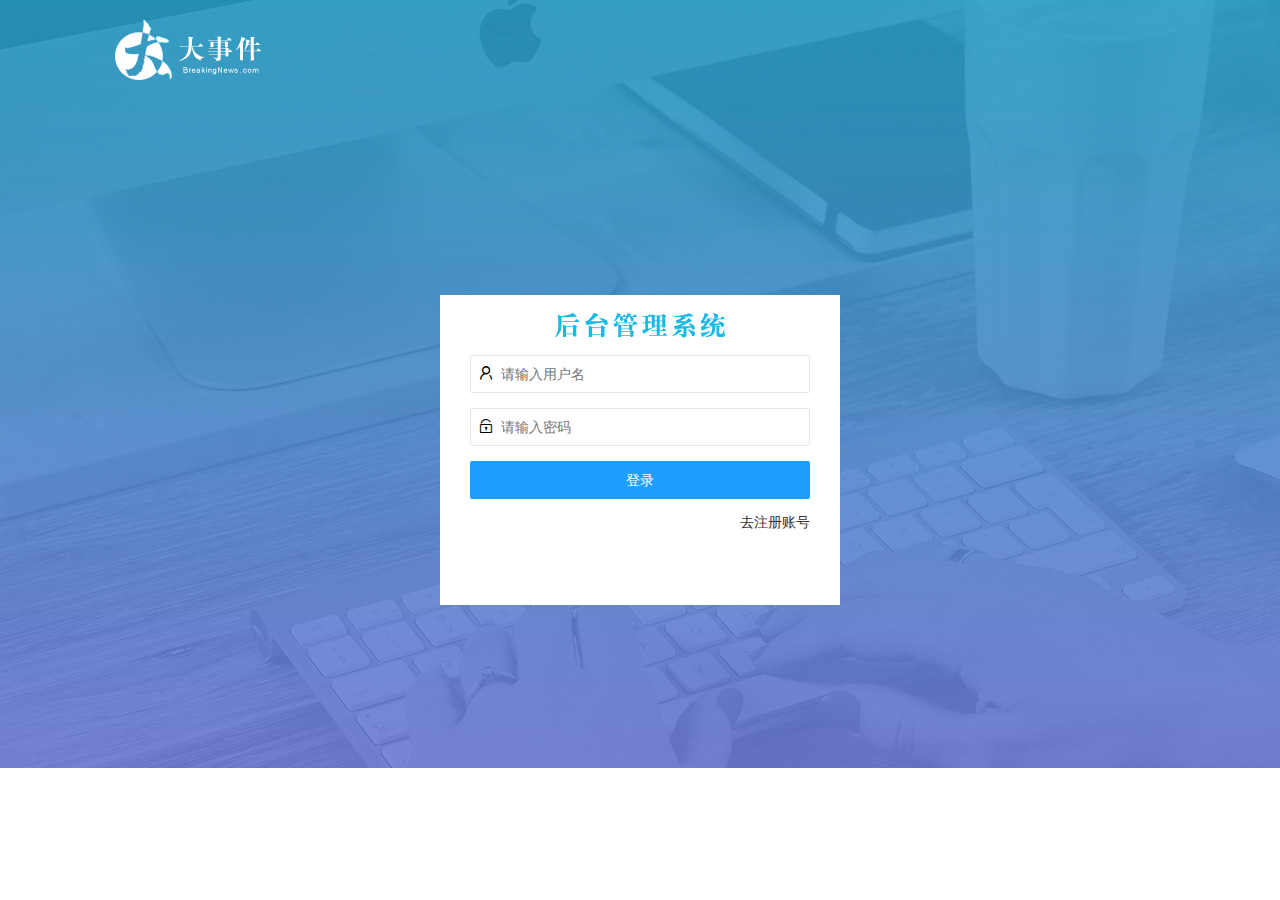
<file: index.html>
<!-- 没有token情况,直接跳转到登录页面   点击登录发送ajax请求，有token -->
<script>
    if(localStorage.getItem('token')==null){
        window.location.href='/login.html';
    }
</script>
<!DOCTYPE html>
<html lang="en">
<head>
    <meta charset="UTF-8">
    <meta name="viewport" content="width=device-width, initial-scale=1.0">
    <title>Document</title>
    <link rel="stylesheet" href="/assets/lib/layui/css/layui.css">
    <link rel="stylesheet" href="/assets/css/index.css">
    <script src="/assets/lib/jquery.js"></script>
    <script src="/assets/js/common.js"></script>
    <script src="/assets/js/index.js"></script>
</head>
<body class="layui-layout-body">
    <div class="layui-layout layui-layout-admin">
      <div class="layui-header">
        <div class="layui-logo">
            <img src="/assets/images/logo.png" alt="">
        </div>
        <!-- 头部区域（可配合layui已有的水平导航） -->
       
        <ul class="layui-nav layui-layout-right">
          <li class="layui-nav-item">
            <a href="javascript:;">
              <img src="http://t.cn/RCzsdCq" class="layui-nav-img">
              <span class="bigName">L</span>
              个人中心
            </a>
            <dl class="layui-nav-child">
              <dd><a href="/user/basic.html" target="fm">基本资料</a></dd>
              <dd><a href="/user/photo.html" target="fm">更换头像</a></dd>
              <dd><a href="/user/remima.html" target="fm">重置密码</a></dd>
            </dl>
          </li>
          <li class="layui-nav-item"><a href="javaScript:;" id="exit"><i class="layui-icon layui-icon-logout"></i>退出</a></li>
        </ul>
      </div>
      
      <div class="layui-side layui-bg-black">
        <div class="layui-side-scroll">
            <span class="touxiang">
                <img src="http://t.cn/RCzsdCq" class="layui-nav-img">
                <span class="bigName">Z</span>
                欢迎 <span class="my-name">zhonghua111</span>
            </span>
          <!-- 左侧导航区域（可配合layui已有的垂直导航） -->
          <ul class="layui-nav layui-nav-tree"  lay-filter="test" lay-shrink="all">
            <li class="layui-nav-item layui-this"><a href="/home/dashboard.html" target="fm"><i class="layui-icon layui-icon-home"></i> 首页</a></li>

            <li class="layui-nav-item ">
              <a class="" href="javascript:;"><i class="layui-icon layui-icon-read"></i>  文章管理</a>
              <dl class="layui-nav-child">
                <dd><a href="/acticle/category.html" target="fm"><i class="layui-icon layui-icon-app"></i>  文章类别</a></dd>
                <dd><a href="javascript:;"><i class="layui-icon layui-icon-app"></i>  文字列表</a></dd>
                <dd><a href="javascript:;"><i class="layui-icon layui-icon-app"></i>  发表文章</a></dd>
              </dl>
            </li>
            <li class="layui-nav-item">
              <a href="javascript:;"><i class="layui-icon layui-icon-username"></i>  个人中心</a>
              <dl class="layui-nav-child">
                <dd><a href="/user/basic.html" target="fm"><i class="layui-icon layui-icon-app"></i>  基本资料</a></dd>
                <dd><a href="/user/photo.html" target="fm"><i class="layui-icon layui-icon-app"></i>  更换头像</a></dd>
                <dd><a href="/user/remima.html" target="fm"><i class="layui-icon layui-icon-app"></i>  重置密码</a></dd>
              </dl>
            </li>
          </ul>
        </div>
      </div>
      
      <div class="layui-body">
        <!-- 内容主体区域 -->
          <iframe src="/home/dashboard.html" name="fm" frameborder="0"></iframe>
      </div>
      
      <div class="layui-footer">
        <!-- 底部固定区域 -->
        © layui.com - 底部固定区域
      </div>
    </div>
    <script src="/assets/lib/layui/layui.all.js"></script>
   
    </body>
</html>
</file>
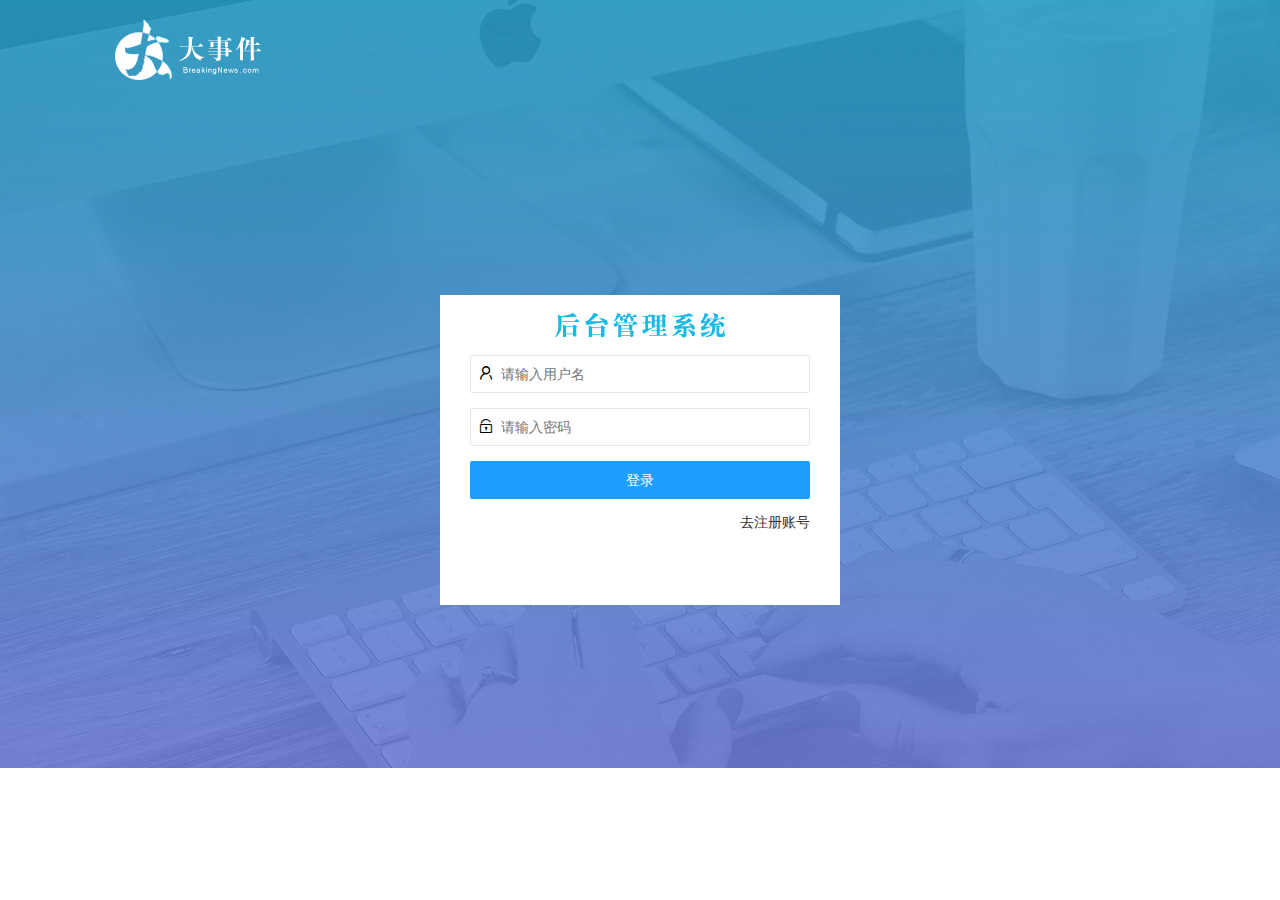
<file: login.html>
<!DOCTYPE html>
<html lang="en">
<head>
    <meta charset="UTF-8">
    <meta name="viewport" content="width=device-width, initial-scale=1.0">
    <title>Document</title>
    <link rel="stylesheet" href="/assets/lib/layui/css/layui.css">
    <link rel="stylesheet" href="/assets/css/login.css">

    <script src="/assets/lib/jquery.js"></script>
    <script src="/assets/lib/layui/layui.all.js"></script>
    <script src="/assets/js/login.js"></script>
</head>
<body>
    <div id="logo">
        <img src="/assets/images/logo.png" alt="">
    </div>
    <!-- 登录 -->
    <div id="login">
        <div class="title"></div>
        <form class="layui-form" action="">
            <div class="layui-form-item">
                <i class="layui-icon layui-icon-username"></i>   
                <input type="text" name="username" required  lay-verify="required" placeholder="请输入用户名" autocomplete="off" class="layui-input">
            </div>
            <div class="layui-form-item">
                <i class="layui-icon layui-icon-password"></i>   
                <input type="password" name="password" required lay-verify="required|pass" placeholder="请输入密码" autocomplete="off" class="layui-input">
            </div>
            <div class="layui-form-item">
                <button class="layui-btn layui-btn-normal" lay-submit lay-filter="formDemo">登录</button>
            </div>
            <a href="javascript:void(0);" id="goto-reg">去注册账号</a>
        </form>

    </div>
    <!-- 注册 -->
    <div id="register">
        <div class="title"></div>
        <form class="layui-form" action="">
            <div class="layui-form-item">
                <i class="layui-icon layui-icon-username"></i>   
                <input type="text" name="username" required  lay-verify="required" placeholder="请输入用户名" autocomplete="off" class="layui-input">
            </div>
            <div class="layui-form-item">
                <i class="layui-icon layui-icon-password"></i>   
                <input type="password" name="password" required lay-verify="required|pass" placeholder="请输入密码" autocomplete="off" class="layui-input pass" >
            </div>
            <div class="layui-form-item">
                <i class="layui-icon layui-icon-password"></i>   
                <input type="password" required lay-verify="required|same" placeholder="再次输入密码" autocomplete="off" class="layui-input">
            </div>
            <div class="layui-form-item">
                <button class="layui-btn layui-btn-normal" lay-submit lay-filter="formDemo">注册</button>
            </div>
            <a href="javascript:;" id="goto-login">去登录</a>
        </form>
    </div>
</body>
</html>
</file>
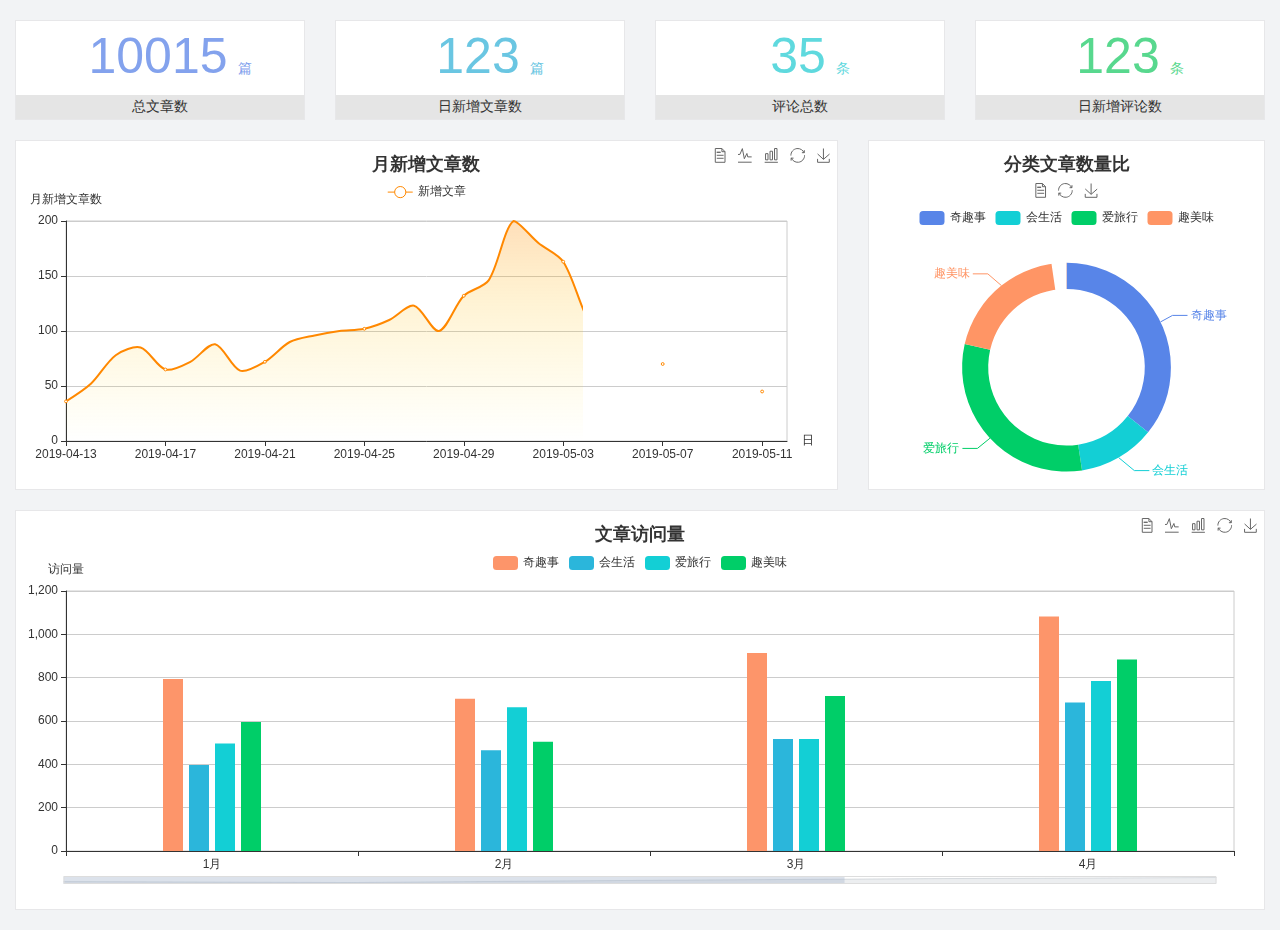
<file: home/dashboard.html>
<!DOCTYPE html>
<html lang="en">

<head>
  <meta charset="UTF-8">
  <meta name="viewport" content="width=device-width, initial-scale=1.0">
  <meta http-equiv="X-UA-Compatible" content="ie=edge">
  <title>图表统计</title>
  <link rel="stylesheet" href="../../assets/lib/bootstrap.css" />
  <link rel="stylesheet" href="../../assets/lib/main.css" />
  <script src="../../assets/lib/jquery.js"></script>
  <script type="text/javascript" src="../../assets/lib/echarts.min.js"></script>
</head>

<body>
  <div class="container-fluid">
    <div class="row spannel_list">
      <div class="col-sm-3 col-xs-6">
        <div class="spannel">
          <em>10015</em><span>篇</span>
          <b>总文章数</b>
        </div>
      </div>
      <div class="col-sm-3 col-xs-6">
        <div class="spannel scolor01">
          <em>123</em><span>篇</span>
          <b>日新增文章数</b>
        </div>
      </div>
      <div class="col-sm-3 col-xs-6">
        <div class="spannel scolor02">
          <em>35</em><span>条</span>
          <b>评论总数</b>
        </div>
      </div>
      <div class="col-sm-3 col-xs-6">
        <div class="spannel scolor03">
          <em>123</em><span>条</span>
          <b>日新增评论数</b>
        </div>
      </div>
    </div>
  </div>

  <div class="container-fluid">
    <div class="row curve-pie">
      <div class="col-lg-8 col-md-8">
        <div class="gragh_pannel" id="curve_show"></div>
      </div>
      <div class="col-lg-4 col-md-4">
        <div class="gragh_pannel" id="pie_show"></div>
      </div>
    </div>
  </div>

  <div class="container-fluid">
    <div class="column_pannel" id="column_show"></div>
  </div>

  <script>
    var oChart = echarts.init(document.getElementById('curve_show'));
    var aList_all = [
      { 'count': 36, 'date': '2019-04-13' },
      { 'count': 52, 'date': '2019-04-14' },
      { 'count': 78, 'date': '2019-04-15' },
      { 'count': 85, 'date': '2019-04-16' },
      { 'count': 65, 'date': '2019-04-17' },
      { 'count': 72, 'date': '2019-04-18' },
      { 'count': 88, 'date': '2019-04-19' },
      { 'count': 64, 'date': '2019-04-20' },
      { 'count': 72, 'date': '2019-04-21' },
      { 'count': 90, 'date': '2019-04-22' },
      { 'count': 96, 'date': '2019-04-23' },
      { 'count': 100, 'date': '2019-04-24' },
      { 'count': 102, 'date': '2019-04-25' },
      { 'count': 110, 'date': '2019-04-26' },
      { 'count': 123, 'date': '2019-04-27' },
      { 'count': 100, 'date': '2019-04-28' },
      { 'count': 132, 'date': '2019-04-29' },
      { 'count': 146, 'date': '2019-04-30' },
      { 'count': 200, 'date': '2019-05-01' },
      { 'count': 180, 'date': '2019-05-02' },
      { 'count': 163, 'date': '2019-05-03' },
      { 'count': 110, 'date': '2019-05-04' },
      { 'count': 80, 'date': '2019-05-05' },
      { 'count': 82, 'date': '2019-05-06' },
      { 'count': 70, 'date': '2019-05-07' },
      { 'count': 65, 'date': '2019-05-08' },
      { 'count': 54, 'date': '2019-05-09' },
      { 'count': 40, 'date': '2019-05-10' },
      { 'count': 45, 'date': '2019-05-11' },
      { 'count': 38, 'date': '2019-05-12' },
    ];

    let aCount = [];
    let aDate = [];

    for (var i = 0; i < aList_all.length; i++) {
      aCount.push(aList_all[i].count);
      aDate.push(aList_all[i].date);
    }

    var chartopt = {
      title: {
        text: '月新增文章数',
        left: 'center',
        top: '10'
      },
      tooltip: {
        trigger: 'axis'
      },
      legend: {
        data: ['新增文章'],
        top: '40'
      },
      toolbox: {
        show: true,
        feature: {
          mark: { show: true },
          dataView: { show: true, readOnly: false },
          magicType: { show: true, type: ['line', 'bar'] },
          restore: { show: true },
          saveAsImage: { show: true }
        }
      },
      calculable: true,
      xAxis: [
        {
          name: '日',
          type: 'category',
          boundaryGap: false,
          data: aDate
        }
      ],
      yAxis: [
        {
          name: '月新增文章数',
          type: 'value'
        }
      ],
      series: [
        {
          name: '新增文章',
          type: 'line',
          smooth: true,
          itemStyle: { normal: { areaStyle: { type: 'default' }, color: '#f80' }, lineStyle: { color: '#f80' } },
          data: aCount
        }],
      areaStyle: {
        normal: {
          color: new echarts.graphic.LinearGradient(0, 0, 0, 1, [{
            offset: 0,
            color: 'rgba(255,136,0,0.39)'
          }, {
            offset: .34,
            color: 'rgba(255,180,0,0.25)'
          }, {
            offset: 1,
            color: 'rgba(255,222,0,0.00)'
          }])

        }
      },
      grid: {
        show: true,
        x: 50,
        x2: 50,
        y: 80,
        height: 220
      }
    };

    oChart.setOption(chartopt);


    var oPie = echarts.init(document.getElementById('pie_show'));
    var oPieopt =
    {
      title: {
        top: 10,
        text: '分类文章数量比',
        x: 'center'
      },
      tooltip: {
        trigger: 'item',
        formatter: "{a} <br/>{b} : {c} ({d}%)"
      },
      color: ['#5885e8', '#13cfd5', '#00ce68', '#ff9565'],
      legend: {
        x: 'center',
        top: 65,
        data: ['奇趣事', '会生活', '爱旅行', '趣美味']
      },
      toolbox: {
        show: true,
        x: 'center',
        top: 35,
        feature: {
          mark: { show: true },
          dataView: { show: true, readOnly: false },
          magicType: {
            show: true,
            type: ['pie', 'funnel'],
            option: {
              funnel: {
                x: '25%',
                width: '50%',
                funnelAlign: 'left',
                max: 1548
              }
            }
          },
          restore: { show: true },
          saveAsImage: { show: true }
        }
      },
      calculable: true,
      series: [
        {
          name: '访问来源',
          type: 'pie',
          radius: ['45%', '60%'],
          center: ['50%', '65%'],
          data: [
            { value: 300, name: '奇趣事' },
            { value: 100, name: '会生活' },
            { value: 260, name: '爱旅行' },
            { value: 180, name: '趣美味' }
          ]
        }
      ]
    };
    oPie.setOption(oPieopt);



    var oColumn = this.echarts.init(document.getElementById('column_show'));
    var oColumnopt =
    {
      title: {
        text: '文章访问量',
        left: 'center',
        top: '10'
      },
      tooltip: {
        trigger: 'axis'
      },
      legend: {
        data: ['奇趣事', '会生活', '爱旅行', '趣美味'],
        top: '40'
      },
      toolbox: {
        show: true,
        feature: {
          mark: { show: true },
          dataView: { show: true, readOnly: false },
          magicType: { show: true, type: ['line', 'bar'] },
          restore: { show: true },
          saveAsImage: { show: true }
        }
      },
      calculable: true,
      xAxis: [
        {
          type: 'category',
          data: ['1月', '2月', '3月', '4月', '5月']
        }
      ],
      yAxis: [
        {
          name: '访问量',
          type: 'value'
        }
      ],
      series: [
        {
          name: '奇趣事',
          type: 'bar',
          barWidth: 20,
          itemStyle: {
            normal: { areaStyle: { type: 'default' }, color: '#fd956a' }
          },
          data: [800, 708, 920, 1090, 1200]
        },
        {
          name: '会生活',
          type: 'bar',
          barWidth: 20,
          itemStyle: {
            normal: { areaStyle: { type: 'default' }, color: '#2bb6db' }
          },
          data: [400, 468, 520, 690, 800]
        },
        {
          name: '爱旅行',
          type: 'bar',
          barWidth: 20,
          itemStyle: {
            normal: { areaStyle: { type: 'default' }, color: '#13cfd5' }
          },
          data: [500, 668, 520, 790, 900]
        },
        {
          name: '趣美味',
          type: 'bar',
          barWidth: 20,
          itemStyle: {
            normal: { areaStyle: { type: 'default' }, color: '#00ce68' }
          },
          data: [600, 508, 720, 890, 1000]
        }
      ],
      grid: {
        show: true,
        x: 50,
        x2: 30,
        y: 80,
        height: 260
      },
      dataZoom: [//给x轴设置滚动条
        {
          start: 0,//默认为0
          end: 100 - 1000 / 31,//默认为100
          type: 'slider',
          show: true,
          xAxisIndex: [0],
          handleSize: 0,//滑动条的 左右2个滑动条的大小
          height: 8,//组件高度
          left: 45, //左边的距离
          right: 50,//右边的距离
          bottom: 26,//右边的距离
          handleColor: '#ddd',//h滑动图标的颜色
          handleStyle: {
            borderColor: "#cacaca",
            borderWidth: "1",
            shadowBlur: 2,
            background: "#ddd",
            shadowColor: "#ddd",
          }
        }]
    };
    oColumn.setOption(oColumnopt);
  </script>
</body>

</html>
</file>
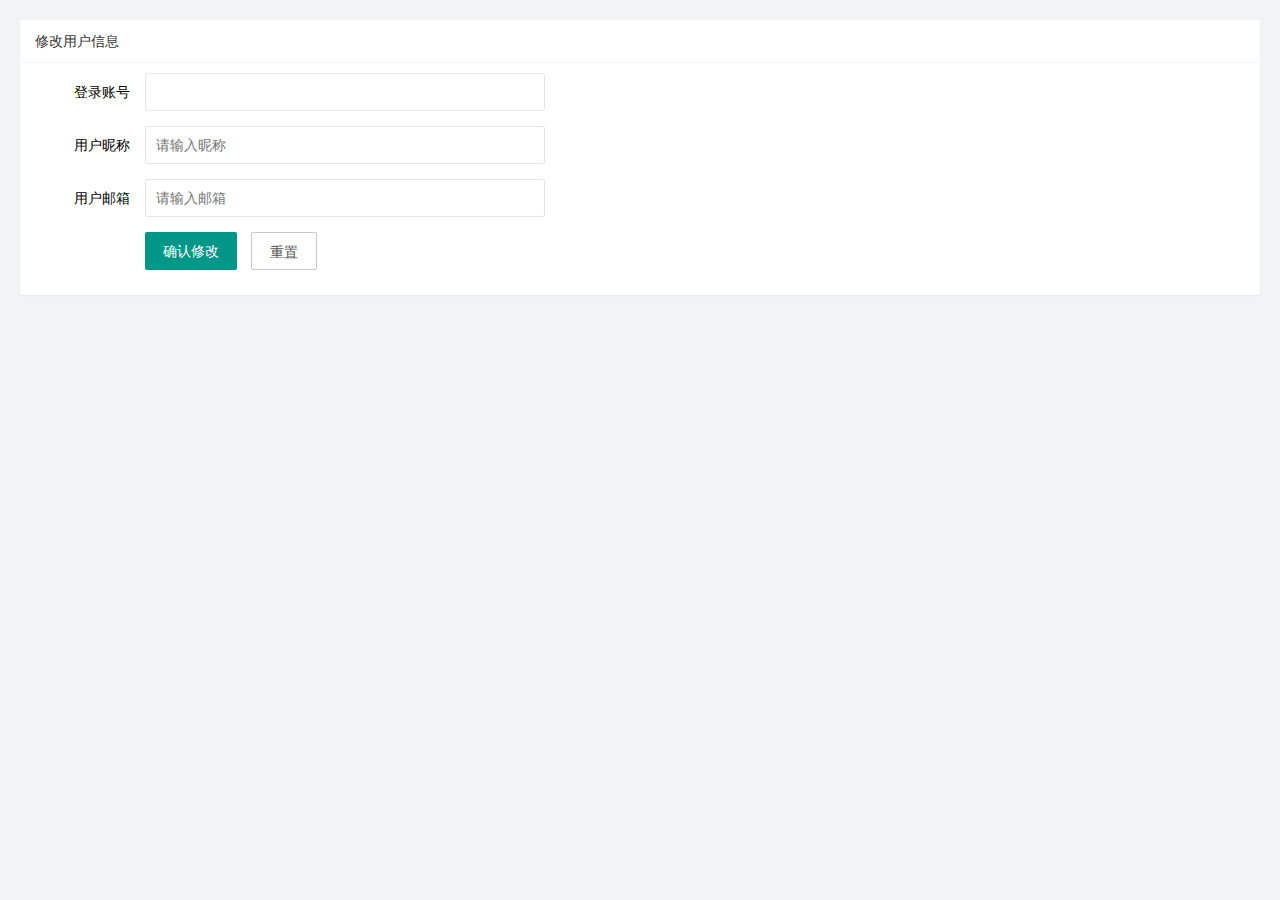
<file: user/basic.html>
<!DOCTYPE html>
<html lang="en">
<head>
    <meta charset="UTF-8">
    <meta name="viewport" content="width=device-width, initial-scale=1.0">
    <title>Document</title>
    <link rel="stylesheet" href="/assets/lib/layui/css/layui.css">
    <link rel="stylesheet" href="/assets/css/user/remima.css">
    <script src="/assets/lib/jquery.js"></script>
    <script src="/assets/lib/layui/layui.all.js"></script>
    <script src="/assets/js/common.js"></script>
    <script src="/assets/js/user/basic.js"></script>
</head>
<body>
    <div class="layui-card">
        <div class="layui-card-header">修改用户信息</div>
        <div class="layui-card-body">
            <form class="layui-form" action="">
                <input type="hidden" name="id" id="hidden">
                <div class="layui-form-item">
                    <label class="layui-form-label">登录账号</label>
                    <div class="layui-input-inline">
                        <input type="text" disabled required lay-verify="required" 
                            autocomplete="off" class="layui-input" id="login">
                    </div>
                </div>
                <div class="layui-form-item">
                    <label class="layui-form-label">用户昵称</label>
                    <div class="layui-input-inline">
                        <input type="text" name="nickname" required lay-verify="required" placeholder="请输入昵称"
                            autocomplete="off" class="layui-input" id="nicheng">
                    </div>
                </div>
                <div class="layui-form-item">
                    <label class="layui-form-label">用户邮箱</label>
                    <div class="layui-input-inline">
                        <input type="text" name="email" required lay-verify="required|email" placeholder="请输入邮箱"
                            autocomplete="off" class="layui-input" id="email">
                    </div>
                </div>
                <div class="layui-form-item">
                    <div class="layui-input-block">
                        <button class="layui-btn" lay-submit lay-filter="formDemo">确认修改</button>
                        <button type="reset" class="layui-btn layui-btn-primary" >重置</button>
                    </div>
                </div>
            </form>

        </div>
    </div>
</body>
</html>
</file>
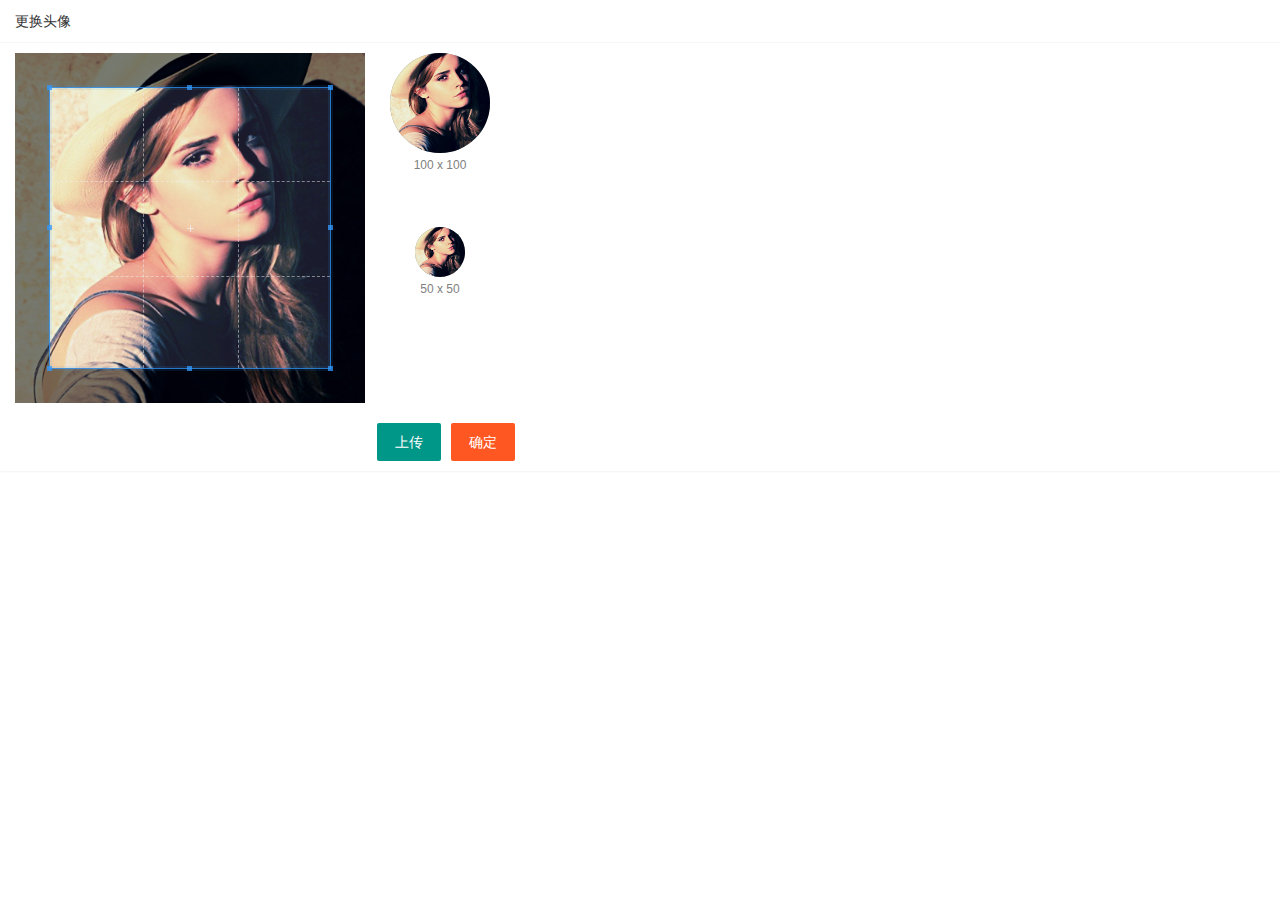
<file: user/photo.html>
<!DOCTYPE html>
<html lang="en">

<head>
    <meta charset="UTF-8">
    <meta name="viewport" content="width=device-width, initial-scale=1.0">
    <title>Document</title>
    <link rel="stylesheet" href="/assets/lib/layui/css/layui.css">
    <link rel="stylesheet" href="/assets/lib/cropper/cropper.css">
    <link rel="stylesheet" href="/assets/css/user/photo.css">
    <script src="/assets/lib/jquery.js"></script>
    <script src="/assets/js/common.js"></script>
    <script src="/assets/lib/layui/layui.all.js"></script>
    <script src="/assets/lib/cropper/Cropper.js"></script>
    <script src="/assets/lib/cropper/jquery-cropper.js"></script>
    <script src="/assets/js/user/photo.js"></script>
</head>

<body>
    <div class="layui-card">
        <div class="layui-card-header">更换头像</div>
        <div class="layui-card-body">
            <!-- 第一行的图片裁剪和预览区域 -->
            <div class="row1">
                <!-- 图片裁剪区域 -->
                <div class="cropper-box">
                    <!-- 这个 img 标签很重要，将来会把它初始化为裁剪区域 -->
                    <img id="image" src="/assets/images/sample.jpg" />
                </div>
                <!-- 图片的预览区域 -->
                <div class="preview-box">
                    <div>
                        <!-- 宽高为 100px 的预览区域 -->
                        <div class="img-preview w100"></div>
                        <p class="size">100 x 100</p>
                    </div>
                    <div>
                        <!-- 宽高为 50px 的预览区域 -->
                        <div class="img-preview w50"></div>
                        <p class="size">50 x 50</p>
                    </div>
                </div>
            </div>

            <!-- 第二行的按钮区域 -->
            <div class="row2">
                <input type="file" name="" id="file" style="display: none;">
                <button type="button" class="layui-btn btn1">上传</button>
                <button type="button" class="layui-btn layui-btn-danger">确定</button>
            </div>
        </div>
    </div>
</body>

</html>
</file>
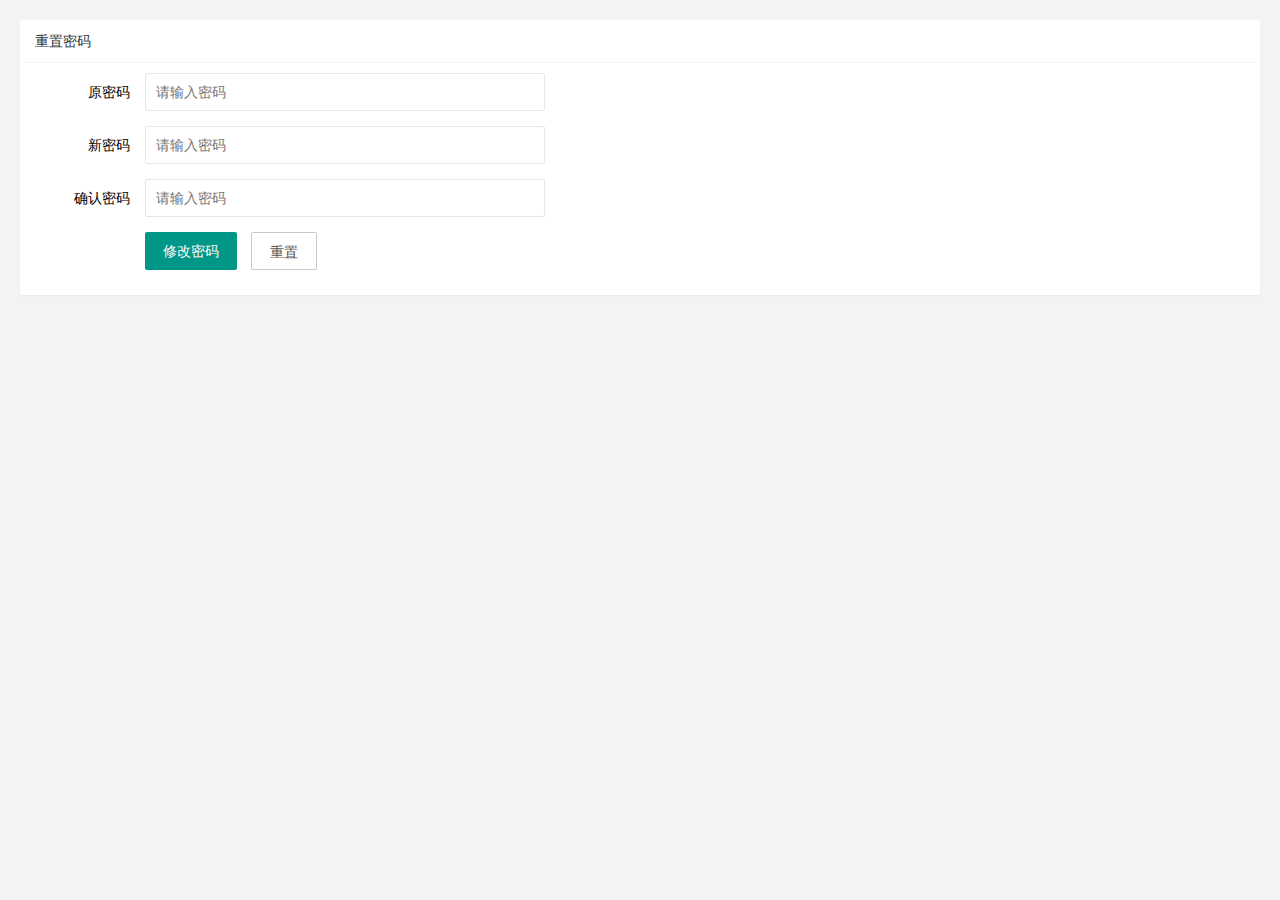
<file: user/remima.html>
<!DOCTYPE html>
<html lang="en">

<head>
    <meta charset="UTF-8">
    <meta name="viewport" content="width=device-width, initial-scale=1.0">
    <title>Document</title>
    <link rel="stylesheet" href="/assets/lib/layui/css/layui.css">
    <link rel="stylesheet" href="/assets/css/user/remima.css">
    <script src="/assets/lib/jquery.js"></script>
    <script src="/assets/js/common.js"></script>
    <script src="/assets/lib/layui/layui.all.js"></script>
    <script src="/assets/js/user/remima.js"></script>
</head>

<body>
    <div class="layui-card">
        <div class="layui-card-header">重置密码</div>
        <div class="layui-card-body">
            <form class="layui-form" action="">
                <div class="layui-form-item">
                    <label class="layui-form-label">原密码</label>
                    <div class="layui-input-inline">
                        <input type="password" name="oldPwd" required lay-verify="required|pass" placeholder="请输入密码"
                            autocomplete="off" class="layui-input" id="oldPwd">
                    </div>
                </div>
                <div class="layui-form-item">
                    <label class="layui-form-label">新密码</label>
                    <div class="layui-input-inline">
                        <input type="password" name="newPwd" required lay-verify="required|pass|new" placeholder="请输入密码"
                            autocomplete="off" class="layui-input" id="newPwd">
                    </div>
                </div>
                <div class="layui-form-item">
                    <label class="layui-form-label">确认密码</label>
                    <div class="layui-input-inline">
                        <input type="password" required lay-verify="required|pass|same" placeholder="请输入密码"
                            autocomplete="off" class="layui-input">
                    </div>
                </div>
                <div class="layui-form-item">
                    <div class="layui-input-block">
                        <button class="layui-btn" lay-submit lay-filter="formDemo">修改密码</button>
                        <button type="reset" class="layui-btn layui-btn-primary">重置</button>
                    </div>
                </div>
            </form>

        </div>
    </div>

</body>

</html>
</file>
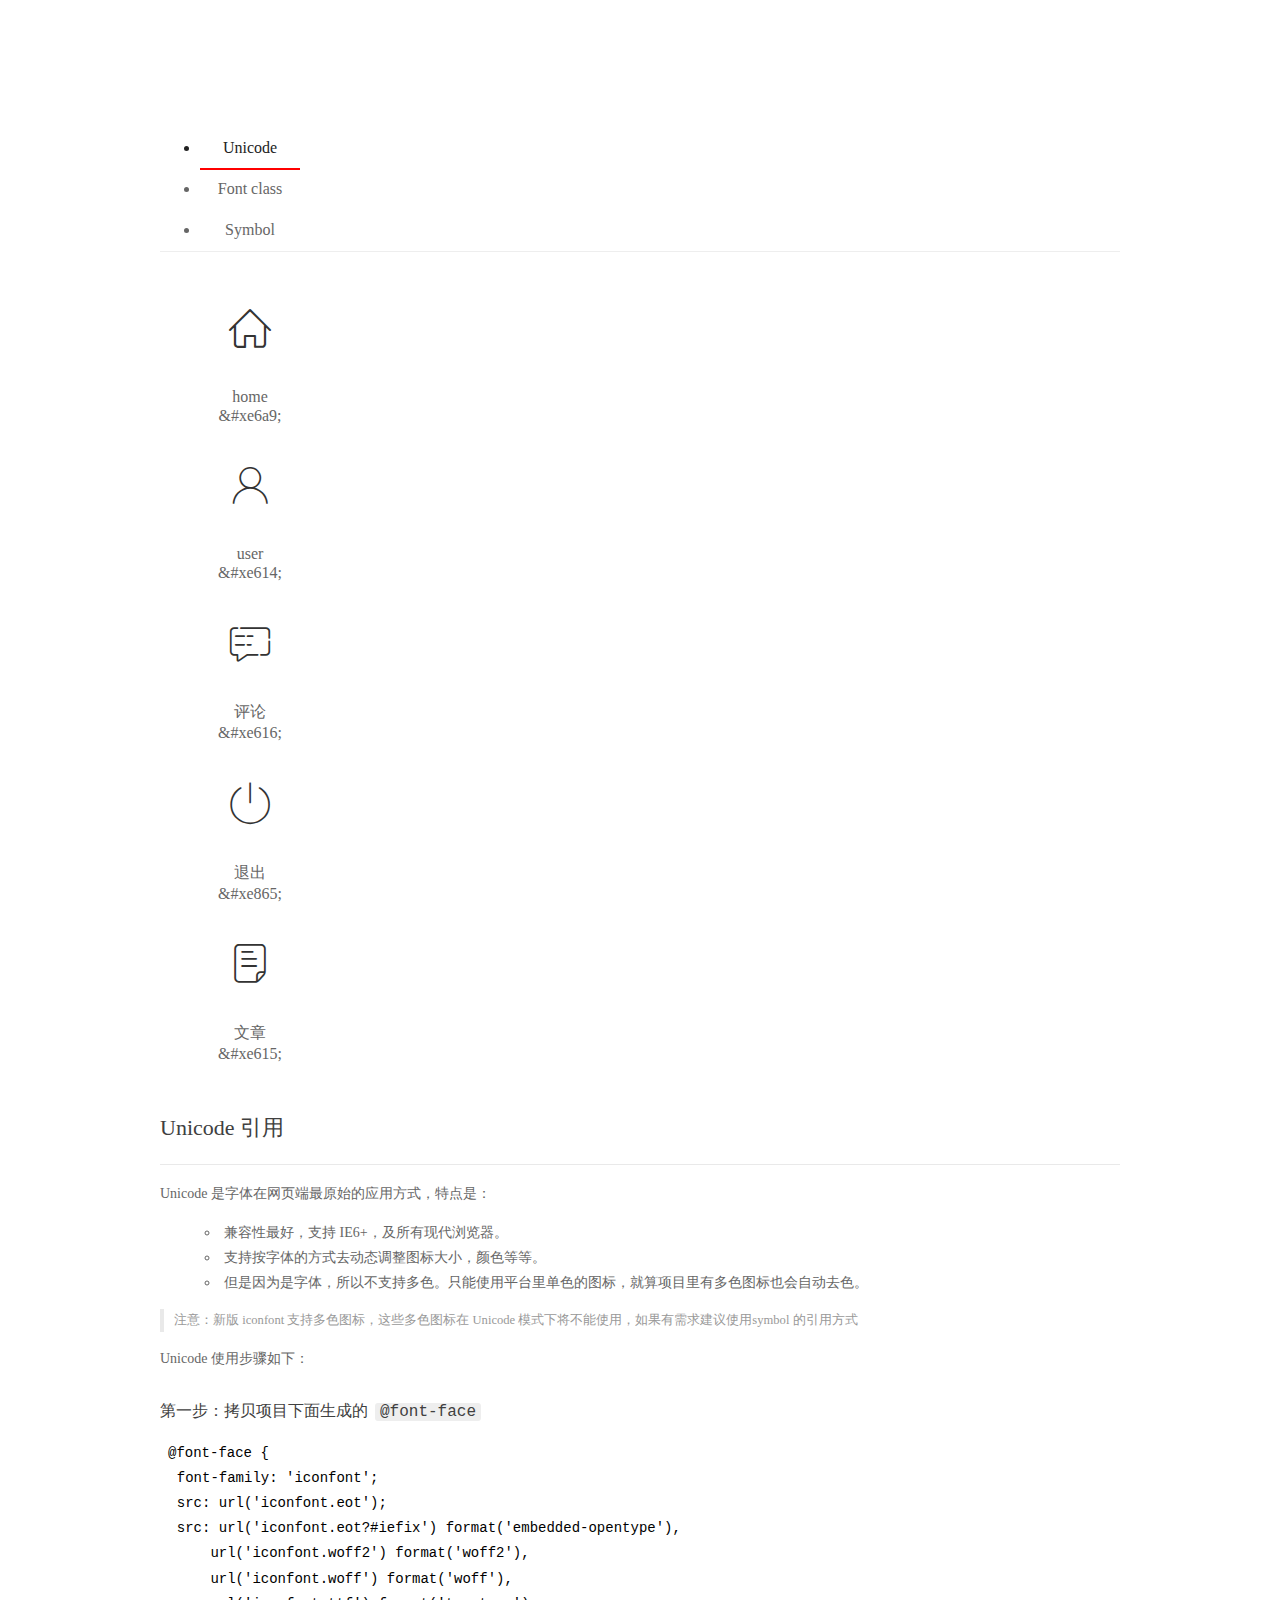
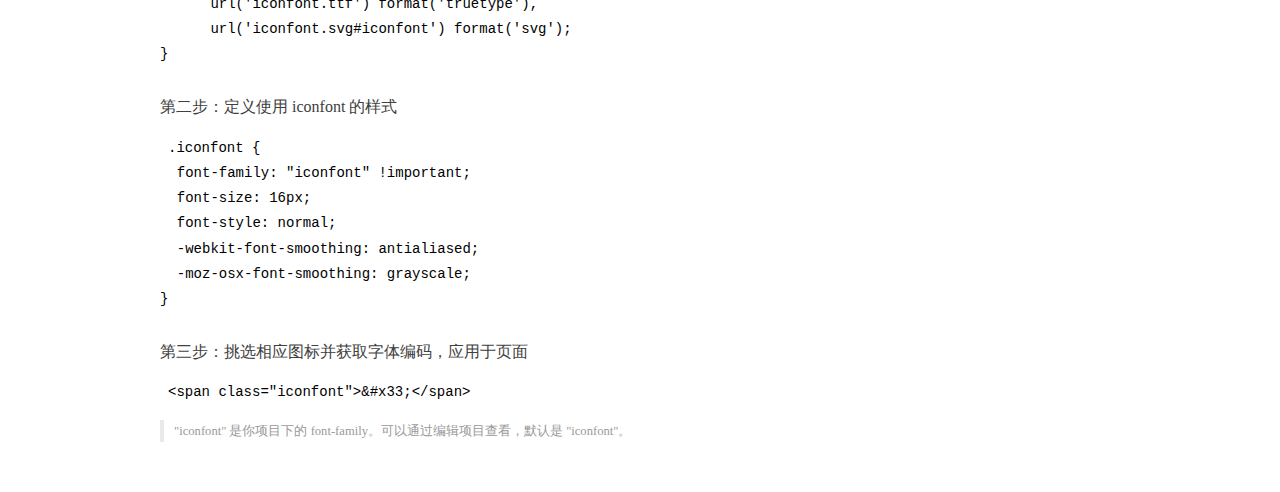
<file: assets/fonts/demo_index.html>
<!DOCTYPE html>
<html>
<head>
  <meta charset="utf-8"/>
  <title>IconFont Demo</title>
  <link rel="shortcut icon" href="https://gtms04.alicdn.com/tps/i4/TB1_oz6GVXXXXaFXpXXJDFnIXXX-64-64.ico" type="image/x-icon"/>
  <link rel="stylesheet" href="https://g.alicdn.com/thx/cube/1.3.2/cube.min.css">
  <link rel="stylesheet" href="demo.css">
  <link rel="stylesheet" href="iconfont.css">
  <script src="iconfont.js"></script>
  <!-- jQuery -->
  <script src="https://a1.alicdn.com/oss/uploads/2018/12/26/7bfddb60-08e8-11e9-9b04-53e73bb6408b.js"></script>
  <!-- 代码高亮 -->
  <script src="https://a1.alicdn.com/oss/uploads/2018/12/26/a3f714d0-08e6-11e9-8a15-ebf944d7534c.js"></script>
</head>
<body>
  <div class="main">
    <h1 class="logo"><a href="https://www.iconfont.cn/" title="iconfont 首页" target="_blank">&#xe86b;</a></h1>
    <div class="nav-tabs">
      <ul id="tabs" class="dib-box">
        <li class="dib active"><span>Unicode</span></li>
        <li class="dib"><span>Font class</span></li>
        <li class="dib"><span>Symbol</span></li>
      </ul>
      
    </div>
    <div class="tab-container">
      <div class="content unicode" style="display: block;">
          <ul class="icon_lists dib-box">
          
            <li class="dib">
              <span class="icon iconfont">&#xe6a9;</span>
                <div class="name">home</div>
                <div class="code-name">&amp;#xe6a9;</div>
              </li>
          
            <li class="dib">
              <span class="icon iconfont">&#xe614;</span>
                <div class="name">user</div>
                <div class="code-name">&amp;#xe614;</div>
              </li>
          
            <li class="dib">
              <span class="icon iconfont">&#xe616;</span>
                <div class="name">评论</div>
                <div class="code-name">&amp;#xe616;</div>
              </li>
          
            <li class="dib">
              <span class="icon iconfont">&#xe865;</span>
                <div class="name">退出</div>
                <div class="code-name">&amp;#xe865;</div>
              </li>
          
            <li class="dib">
              <span class="icon iconfont">&#xe615;</span>
                <div class="name">文章</div>
                <div class="code-name">&amp;#xe615;</div>
              </li>
          
          </ul>
          <div class="article markdown">
          <h2 id="unicode-">Unicode 引用</h2>
          <hr>

          <p>Unicode 是字体在网页端最原始的应用方式，特点是：</p>
          <ul>
            <li>兼容性最好，支持 IE6+，及所有现代浏览器。</li>
            <li>支持按字体的方式去动态调整图标大小，颜色等等。</li>
            <li>但是因为是字体，所以不支持多色。只能使用平台里单色的图标，就算项目里有多色图标也会自动去色。</li>
          </ul>
          <blockquote>
            <p>注意：新版 iconfont 支持多色图标，这些多色图标在 Unicode 模式下将不能使用，如果有需求建议使用symbol 的引用方式</p>
          </blockquote>
          <p>Unicode 使用步骤如下：</p>
          <h3 id="-font-face">第一步：拷贝项目下面生成的 <code>@font-face</code></h3>
<pre><code class="language-css"
>@font-face {
  font-family: 'iconfont';
  src: url('iconfont.eot');
  src: url('iconfont.eot?#iefix') format('embedded-opentype'),
      url('iconfont.woff2') format('woff2'),
      url('iconfont.woff') format('woff'),
      url('iconfont.ttf') format('truetype'),
      url('iconfont.svg#iconfont') format('svg');
}
</code></pre>
          <h3 id="-iconfont-">第二步：定义使用 iconfont 的样式</h3>
<pre><code class="language-css"
>.iconfont {
  font-family: "iconfont" !important;
  font-size: 16px;
  font-style: normal;
  -webkit-font-smoothing: antialiased;
  -moz-osx-font-smoothing: grayscale;
}
</code></pre>
          <h3 id="-">第三步：挑选相应图标并获取字体编码，应用于页面</h3>
<pre>
<code class="language-html"
>&lt;span class="iconfont"&gt;&amp;#x33;&lt;/span&gt;
</code></pre>
          <blockquote>
            <p>"iconfont" 是你项目下的 font-family。可以通过编辑项目查看，默认是 "iconfont"。</p>
          </blockquote>
          </div>
      </div>
      <div class="content font-class">
        <ul class="icon_lists dib-box">
          
          <li class="dib">
            <span class="icon iconfont icon-home"></span>
            <div class="name">
              home
            </div>
            <div class="code-name">.icon-home
            </div>
          </li>
          
          <li class="dib">
            <span class="icon iconfont icon-user"></span>
            <div class="name">
              user
            </div>
            <div class="code-name">.icon-user
            </div>
          </li>
          
          <li class="dib">
            <span class="icon iconfont icon-pinglun"></span>
            <div class="name">
              评论
            </div>
            <div class="code-name">.icon-pinglun
            </div>
          </li>
          
          <li class="dib">
            <span class="icon iconfont icon-tuichu"></span>
            <div class="name">
              退出
            </div>
            <div class="code-name">.icon-tuichu
            </div>
          </li>
          
          <li class="dib">
            <span class="icon iconfont icon-16"></span>
            <div class="name">
              文章
            </div>
            <div class="code-name">.icon-16
            </div>
          </li>
          
        </ul>
        <div class="article markdown">
        <h2 id="font-class-">font-class 引用</h2>
        <hr>

        <p>font-class 是 Unicode 使用方式的一种变种，主要是解决 Unicode 书写不直观，语意不明确的问题。</p>
        <p>与 Unicode 使用方式相比，具有如下特点：</p>
        <ul>
          <li>兼容性良好，支持 IE8+，及所有现代浏览器。</li>
          <li>相比于 Unicode 语意明确，书写更直观。可以很容易分辨这个 icon 是什么。</li>
          <li>因为使用 class 来定义图标，所以当要替换图标时，只需要修改 class 里面的 Unicode 引用。</li>
          <li>不过因为本质上还是使用的字体，所以多色图标还是不支持的。</li>
        </ul>
        <p>使用步骤如下：</p>
        <h3 id="-fontclass-">第一步：引入项目下面生成的 fontclass 代码：</h3>
<pre><code class="language-html">&lt;link rel="stylesheet" href="./iconfont.css"&gt;
</code></pre>
        <h3 id="-">第二步：挑选相应图标并获取类名，应用于页面：</h3>
<pre><code class="language-html">&lt;span class="iconfont icon-xxx"&gt;&lt;/span&gt;
</code></pre>
        <blockquote>
          <p>"
            iconfont" 是你项目下的 font-family。可以通过编辑项目查看，默认是 "iconfont"。</p>
        </blockquote>
      </div>
      </div>
      <div class="content symbol">
          <ul class="icon_lists dib-box">
          
            <li class="dib">
                <svg class="icon svg-icon" aria-hidden="true">
                  <use xlink:href="#icon-home"></use>
                </svg>
                <div class="name">home</div>
                <div class="code-name">#icon-home</div>
            </li>
          
            <li class="dib">
                <svg class="icon svg-icon" aria-hidden="true">
                  <use xlink:href="#icon-user"></use>
                </svg>
                <div class="name">user</div>
                <div class="code-name">#icon-user</div>
            </li>
          
            <li class="dib">
                <svg class="icon svg-icon" aria-hidden="true">
                  <use xlink:href="#icon-pinglun"></use>
                </svg>
                <div class="name">评论</div>
                <div class="code-name">#icon-pinglun</div>
            </li>
          
            <li class="dib">
                <svg class="icon svg-icon" aria-hidden="true">
                  <use xlink:href="#icon-tuichu"></use>
                </svg>
                <div class="name">退出</div>
                <div class="code-name">#icon-tuichu</div>
            </li>
          
            <li class="dib">
                <svg class="icon svg-icon" aria-hidden="true">
                  <use xlink:href="#icon-16"></use>
                </svg>
                <div class="name">文章</div>
                <div class="code-name">#icon-16</div>
            </li>
          
          </ul>
          <div class="article markdown">
          <h2 id="symbol-">Symbol 引用</h2>
          <hr>

          <p>这是一种全新的使用方式，应该说这才是未来的主流，也是平台目前推荐的用法。相关介绍可以参考这篇<a href="">文章</a>
            这种用法其实是做了一个 SVG 的集合，与另外两种相比具有如下特点：</p>
          <ul>
            <li>支持多色图标了，不再受单色限制。</li>
            <li>通过一些技巧，支持像字体那样，通过 <code>font-size</code>, <code>color</code> 来调整样式。</li>
            <li>兼容性较差，支持 IE9+，及现代浏览器。</li>
            <li>浏览器渲染 SVG 的性能一般，还不如 png。</li>
          </ul>
          <p>使用步骤如下：</p>
          <h3 id="-symbol-">第一步：引入项目下面生成的 symbol 代码：</h3>
<pre><code class="language-html">&lt;script src="./iconfont.js"&gt;&lt;/script&gt;
</code></pre>
          <h3 id="-css-">第二步：加入通用 CSS 代码（引入一次就行）：</h3>
<pre><code class="language-html">&lt;style&gt;
.icon {
  width: 1em;
  height: 1em;
  vertical-align: -0.15em;
  fill: currentColor;
  overflow: hidden;
}
&lt;/style&gt;
</code></pre>
          <h3 id="-">第三步：挑选相应图标并获取类名，应用于页面：</h3>
<pre><code class="language-html">&lt;svg class="icon" aria-hidden="true"&gt;
  &lt;use xlink:href="#icon-xxx"&gt;&lt;/use&gt;
&lt;/svg&gt;
</code></pre>
          </div>
      </div>

    </div>
  </div>
  <script>
  $(document).ready(function () {
      $('.tab-container .content:first').show()

      $('#tabs li').click(function (e) {
        var tabContent = $('.tab-container .content')
        var index = $(this).index()

        if ($(this).hasClass('active')) {
          return
        } else {
          $('#tabs li').removeClass('active')
          $(this).addClass('active')

          tabContent.hide().eq(index).fadeIn()
        }
      })
    })
  </script>
</body>
</html>
</file>
<file: assets/lib/layui/css/layui.css>
/** layui-v2.5.6 MIT License By https://www.layui.com */
 .layui-inline,img{display:inline-block;vertical-align:middle}h1,h2,h3,h4,h5,h6{font-weight:400}.layui-edge,.layui-header,.layui-inline,.layui-main{position:relative}.layui-body,.layui-edge,.layui-elip{overflow:hidden}.layui-btn,.layui-edge,.layui-inline,img{vertical-align:middle}.layui-btn,.layui-disabled,.layui-icon,.layui-unselect{-moz-user-select:none;-webkit-user-select:none;-ms-user-select:none}.layui-elip,.layui-form-checkbox span,.layui-form-pane .layui-form-label{text-overflow:ellipsis;white-space:nowrap}.layui-breadcrumb,.layui-tree-btnGroup{visibility:hidden}blockquote,body,button,dd,div,dl,dt,form,h1,h2,h3,h4,h5,h6,input,li,ol,p,pre,td,textarea,th,ul{margin:0;padding:0;-webkit-tap-highlight-color:rgba(0,0,0,0)}a:active,a:hover{outline:0}img{border:none}li{list-style:none}table{border-collapse:collapse;border-spacing:0}h4,h5,h6{font-size:100%}button,input,optgroup,option,select,textarea{font-family:inherit;font-size:inherit;font-style:inherit;font-weight:inherit;outline:0}pre{white-space:pre-wrap;white-space:-moz-pre-wrap;white-space:-pre-wrap;white-space:-o-pre-wrap;word-wrap:break-word}body{line-height:24px;font:14px Helvetica Neue,Helvetica,PingFang SC,Tahoma,Arial,sans-serif}hr{height:1px;margin:10px 0;border:0;clear:both}a{color:#333;text-decoration:none}a:hover{color:#777}a cite{font-style:normal;*cursor:pointer}.layui-border-box,.layui-border-box *{box-sizing:border-box}.layui-box,.layui-box *{box-sizing:content-box}.layui-clear{clear:both;*zoom:1}.layui-clear:after{content:'\20';clear:both;*zoom:1;display:block;height:0}.layui-inline{*display:inline;*zoom:1}.layui-edge{display:inline-block;width:0;height:0;border-width:6px;border-style:dashed;border-color:transparent}.layui-edge-top{top:-4px;border-bottom-color:#999;border-bottom-style:solid}.layui-edge-right{border-left-color:#999;border-left-style:solid}.layui-edge-bottom{top:2px;border-top-color:#999;border-top-style:solid}.layui-edge-left{border-right-color:#999;border-right-style:solid}.layui-disabled,.layui-disabled:hover{color:#d2d2d2!important;cursor:not-allowed!important}.layui-circle{border-radius:100%}.layui-show{display:block!important}.layui-hide{display:none!important}@font-face{font-family:layui-icon;src:url(../font/iconfont.eot?v=256);src:url(../font/iconfont.eot?v=256#iefix) format('embedded-opentype'),url(../font/iconfont.woff2?v=256) format('woff2'),url(../font/iconfont.woff?v=256) format('woff'),url(../font/iconfont.ttf?v=256) format('truetype'),url(../font/iconfont.svg?v=256#layui-icon) format('svg')}.layui-icon{font-family:layui-icon!important;font-size:16px;font-style:normal;-webkit-font-smoothing:antialiased;-moz-osx-font-smoothing:grayscale}.layui-icon-reply-fill:before{content:"\e611"}.layui-icon-set-fill:before{content:"\e614"}.layui-icon-menu-fill:before{content:"\e60f"}.layui-icon-search:before{content:"\e615"}.layui-icon-share:before{content:"\e641"}.layui-icon-set-sm:before{content:"\e620"}.layui-icon-engine:before{content:"\e628"}.layui-icon-close:before{content:"\1006"}.layui-icon-close-fill:before{content:"\1007"}.layui-icon-chart-screen:before{content:"\e629"}.layui-icon-star:before{content:"\e600"}.layui-icon-circle-dot:before{content:"\e617"}.layui-icon-chat:before{content:"\e606"}.layui-icon-release:before{content:"\e609"}.layui-icon-list:before{content:"\e60a"}.layui-icon-chart:before{content:"\e62c"}.layui-icon-ok-circle:before{content:"\1005"}.layui-icon-layim-theme:before{content:"\e61b"}.layui-icon-table:before{content:"\e62d"}.layui-icon-right:before{content:"\e602"}.layui-icon-left:before{content:"\e603"}.layui-icon-cart-simple:before{content:"\e698"}.layui-icon-face-cry:before{content:"\e69c"}.layui-icon-face-smile:before{content:"\e6af"}.layui-icon-survey:before{content:"\e6b2"}.layui-icon-tree:before{content:"\e62e"}.layui-icon-ie:before{content:"\e7bb"}.layui-icon-upload-circle:before{content:"\e62f"}.layui-icon-add-circle:before{content:"\e61f"}.layui-icon-download-circle:before{content:"\e601"}.layui-icon-templeate-1:before{content:"\e630"}.layui-icon-util:before{content:"\e631"}.layui-icon-face-surprised:before{content:"\e664"}.layui-icon-edit:before{content:"\e642"}.layui-icon-speaker:before{content:"\e645"}.layui-icon-down:before{content:"\e61a"}.layui-icon-file:before{content:"\e621"}.layui-icon-layouts:before{content:"\e632"}.layui-icon-rate-half:before{content:"\e6c9"}.layui-icon-add-circle-fine:before{content:"\e608"}.layui-icon-prev-circle:before{content:"\e633"}.layui-icon-read:before{content:"\e705"}.layui-icon-404:before{content:"\e61c"}.layui-icon-carousel:before{content:"\e634"}.layui-icon-help:before{content:"\e607"}.layui-icon-code-circle:before{content:"\e635"}.layui-icon-windows:before{content:"\e67f"}.layui-icon-water:before{content:"\e636"}.layui-icon-username:before{content:"\e66f"}.layui-icon-find-fill:before{content:"\e670"}.layui-icon-about:before{content:"\e60b"}.layui-icon-location:before{content:"\e715"}.layui-icon-up:before{content:"\e619"}.layui-icon-pause:before{content:"\e651"}.layui-icon-date:before{content:"\e637"}.layui-icon-layim-uploadfile:before{content:"\e61d"}.layui-icon-delete:before{content:"\e640"}.layui-icon-play:before{content:"\e652"}.layui-icon-top:before{content:"\e604"}.layui-icon-firefox:before{content:"\e686"}.layui-icon-friends:before{content:"\e612"}.layui-icon-refresh-3:before{content:"\e9aa"}.layui-icon-ok:before{content:"\e605"}.layui-icon-layer:before{content:"\e638"}.layui-icon-face-smile-fine:before{content:"\e60c"}.layui-icon-dollar:before{content:"\e659"}.layui-icon-group:before{content:"\e613"}.layui-icon-layim-download:before{content:"\e61e"}.layui-icon-picture-fine:before{content:"\e60d"}.layui-icon-link:before{content:"\e64c"}.layui-icon-diamond:before{content:"\e735"}.layui-icon-log:before{content:"\e60e"}.layui-icon-key:before{content:"\e683"}.layui-icon-rate-solid:before{content:"\e67a"}.layui-icon-fonts-del:before{content:"\e64f"}.layui-icon-unlink:before{content:"\e64d"}.layui-icon-fonts-clear:before{content:"\e639"}.layui-icon-triangle-r:before{content:"\e623"}.layui-icon-circle:before{content:"\e63f"}.layui-icon-radio:before{content:"\e643"}.layui-icon-align-center:before{content:"\e647"}.layui-icon-align-right:before{content:"\e648"}.layui-icon-align-left:before{content:"\e649"}.layui-icon-loading-1:before{content:"\e63e"}.layui-icon-return:before{content:"\e65c"}.layui-icon-fonts-strong:before{content:"\e62b"}.layui-icon-upload:before{content:"\e67c"}.layui-icon-dialogue:before{content:"\e63a"}.layui-icon-video:before{content:"\e6ed"}.layui-icon-headset:before{content:"\e6fc"}.layui-icon-cellphone-fine:before{content:"\e63b"}.layui-icon-add-1:before{content:"\e654"}.layui-icon-face-smile-b:before{content:"\e650"}.layui-icon-fonts-html:before{content:"\e64b"}.layui-icon-screen-full:before{content:"\e622"}.layui-icon-form:before{content:"\e63c"}.layui-icon-cart:before{content:"\e657"}.layui-icon-camera-fill:before{content:"\e65d"}.layui-icon-tabs:before{content:"\e62a"}.layui-icon-heart-fill:before{content:"\e68f"}.layui-icon-fonts-code:before{content:"\e64e"}.layui-icon-ios:before{content:"\e680"}.layui-icon-at:before{content:"\e687"}.layui-icon-fire:before{content:"\e756"}.layui-icon-set:before{content:"\e716"}.layui-icon-fonts-u:before{content:"\e646"}.layui-icon-triangle-d:before{content:"\e625"}.layui-icon-tips:before{content:"\e702"}.layui-icon-picture:before{content:"\e64a"}.layui-icon-more-vertical:before{content:"\e671"}.layui-icon-bluetooth:before{content:"\e689"}.layui-icon-flag:before{content:"\e66c"}.layui-icon-loading:before{content:"\e63d"}.layui-icon-fonts-i:before{content:"\e644"}.layui-icon-refresh-1:before{content:"\e666"}.layui-icon-rmb:before{content:"\e65e"}.layui-icon-addition:before{content:"\e624"}.layui-icon-home:before{content:"\e68e"}.layui-icon-time:before{content:"\e68d"}.layui-icon-user:before{content:"\e770"}.layui-icon-notice:before{content:"\e667"}.layui-icon-chrome:before{content:"\e68a"}.layui-icon-edge:before{content:"\e68b"}.layui-icon-login-weibo:before{content:"\e675"}.layui-icon-voice:before{content:"\e688"}.layui-icon-upload-drag:before{content:"\e681"}.layui-icon-login-qq:before{content:"\e676"}.layui-icon-snowflake:before{content:"\e6b1"}.layui-icon-heart:before{content:"\e68c"}.layui-icon-logout:before{content:"\e682"}.layui-icon-file-b:before{content:"\e655"}.layui-icon-template:before{content:"\e663"}.layui-icon-transfer:before{content:"\e691"}.layui-icon-auz:before{content:"\e672"}.layui-icon-console:before{content:"\e665"}.layui-icon-app:before{content:"\e653"}.layui-icon-prev:before{content:"\e65a"}.layui-icon-website:before{content:"\e7ae"}.layui-icon-next:before{content:"\e65b"}.layui-icon-component:before{content:"\e857"}.layui-icon-android:before{content:"\e684"}.layui-icon-more:before{content:"\e65f"}.layui-icon-login-wechat:before{content:"\e677"}.layui-icon-shrink-right:before{content:"\e668"}.layui-icon-spread-left:before{content:"\e66b"}.layui-icon-camera:before{content:"\e660"}.layui-icon-note:before{content:"\e66e"}.layui-icon-refresh:before{content:"\e669"}.layui-icon-female:before{content:"\e661"}.layui-icon-male:before{content:"\e662"}.layui-icon-screen-restore:before{content:"\e758"}.layui-icon-password:before{content:"\e673"}.layui-icon-senior:before{content:"\e674"}.layui-icon-theme:before{content:"\e66a"}.layui-icon-tread:before{content:"\e6c5"}.layui-icon-praise:before{content:"\e6c6"}.layui-icon-star-fill:before{content:"\e658"}.layui-icon-rate:before{content:"\e67b"}.layui-icon-template-1:before{content:"\e656"}.layui-icon-vercode:before{content:"\e679"}.layui-icon-service:before{content:"\e626"}.layui-icon-cellphone:before{content:"\e678"}.layui-icon-print:before{content:"\e66d"}.layui-icon-cols:before{content:"\e610"}.layui-icon-wifi:before{content:"\e7e0"}.layui-icon-export:before{content:"\e67d"}.layui-icon-rss:before{content:"\e808"}.layui-icon-slider:before{content:"\e714"}.layui-icon-email:before{content:"\e618"}.layui-icon-subtraction:before{content:"\e67e"}.layui-icon-mike:before{content:"\e6dc"}.layui-icon-light:before{content:"\e748"}.layui-icon-gift:before{content:"\e627"}.layui-icon-mute:before{content:"\e685"}.layui-icon-reduce-circle:before{content:"\e616"}.layui-icon-music:before{content:"\e690"}.layui-main{width:1140px;margin:0 auto}.layui-header{z-index:1000;height:60px}.layui-header a:hover{transition:all .5s;-webkit-transition:all .5s}.layui-side{position:fixed;left:0;top:0;bottom:0;z-index:999;width:200px;overflow-x:hidden}.layui-side-scroll{position:relative;width:220px;height:100%;overflow-x:hidden}.layui-body{position:absolute;left:200px;right:0;top:0;bottom:0;z-index:998;width:auto;overflow-y:auto;box-sizing:border-box}.layui-layout-body{overflow:hidden}.layui-layout-admin .layui-header{background-color:#23262E}.layui-layout-admin .layui-side{top:60px;width:200px;overflow-x:hidden}.layui-layout-admin .layui-body{position:fixed;top:60px;bottom:44px}.layui-layout-admin .layui-main{width:auto;margin:0 15px}.layui-layout-admin .layui-footer{position:fixed;left:200px;right:0;bottom:0;height:44px;line-height:44px;padding:0 15px;background-color:#eee}.layui-layout-admin .layui-logo{position:absolute;left:0;top:0;width:200px;height:100%;line-height:60px;text-align:center;color:#009688;font-size:16px}.layui-layout-admin .layui-header .layui-nav{background:0 0}.layui-layout-left{position:absolute!important;left:200px;top:0}.layui-layout-right{position:absolute!important;right:0;top:0}.layui-container{position:relative;margin:0 auto;padding:0 15px;box-sizing:border-box}.layui-fluid{position:relative;margin:0 auto;padding:0 15px}.layui-row:after,.layui-row:before{content:'';display:block;clear:both}.layui-col-lg1,.layui-col-lg10,.layui-col-lg11,.layui-col-lg12,.layui-col-lg2,.layui-col-lg3,.layui-col-lg4,.layui-col-lg5,.layui-col-lg6,.layui-col-lg7,.layui-col-lg8,.layui-col-lg9,.layui-col-md1,.layui-col-md10,.layui-col-md11,.layui-col-md12,.layui-col-md2,.layui-col-md3,.layui-col-md4,.layui-col-md5,.layui-col-md6,.layui-col-md7,.layui-col-md8,.layui-col-md9,.layui-col-sm1,.layui-col-sm10,.layui-col-sm11,.layui-col-sm12,.layui-col-sm2,.layui-col-sm3,.layui-col-sm4,.layui-col-sm5,.layui-col-sm6,.layui-col-sm7,.layui-col-sm8,.layui-col-sm9,.layui-col-xs1,.layui-col-xs10,.layui-col-xs11,.layui-col-xs12,.layui-col-xs2,.layui-col-xs3,.layui-col-xs4,.layui-col-xs5,.layui-col-xs6,.layui-col-xs7,.layui-col-xs8,.layui-col-xs9{position:relative;display:block;box-sizing:border-box}.layui-col-xs1,.layui-col-xs10,.layui-col-xs11,.layui-col-xs12,.layui-col-xs2,.layui-col-xs3,.layui-col-xs4,.layui-col-xs5,.layui-col-xs6,.layui-col-xs7,.layui-col-xs8,.layui-col-xs9{float:left}.layui-col-xs1{width:8.33333333%}.layui-col-xs2{width:16.66666667%}.layui-col-xs3{width:25%}.layui-col-xs4{width:33.33333333%}.layui-col-xs5{width:41.66666667%}.layui-col-xs6{width:50%}.layui-col-xs7{width:58.33333333%}.layui-col-xs8{width:66.66666667%}.layui-col-xs9{width:75%}.layui-col-xs10{width:83.33333333%}.layui-col-xs11{width:91.66666667%}.layui-col-xs12{width:100%}.layui-col-xs-offset1{margin-left:8.33333333%}.layui-col-xs-offset2{margin-left:16.66666667%}.layui-col-xs-offset3{margin-left:25%}.layui-col-xs-offset4{margin-left:33.33333333%}.layui-col-xs-offset5{margin-left:41.66666667%}.layui-col-xs-offset6{margin-left:50%}.layui-col-xs-offset7{margin-left:58.33333333%}.layui-col-xs-offset8{margin-left:66.66666667%}.layui-col-xs-offset9{margin-left:75%}.layui-col-xs-offset10{margin-left:83.33333333%}.layui-col-xs-offset11{margin-left:91.66666667%}.layui-col-xs-offset12{margin-left:100%}@media screen and (max-width:768px){.layui-hide-xs{display:none!important}.layui-show-xs-block{display:block!important}.layui-show-xs-inline{display:inline!important}.layui-show-xs-inline-block{display:inline-block!important}}@media screen and (min-width:768px){.layui-container{width:750px}.layui-hide-sm{display:none!important}.layui-show-sm-block{display:block!important}.layui-show-sm-inline{display:inline!important}.layui-show-sm-inline-block{display:inline-block!important}.layui-col-sm1,.layui-col-sm10,.layui-col-sm11,.layui-col-sm12,.layui-col-sm2,.layui-col-sm3,.layui-col-sm4,.layui-col-sm5,.layui-col-sm6,.layui-col-sm7,.layui-col-sm8,.layui-col-sm9{float:left}.layui-col-sm1{width:8.33333333%}.layui-col-sm2{width:16.66666667%}.layui-col-sm3{width:25%}.layui-col-sm4{width:33.33333333%}.layui-col-sm5{width:41.66666667%}.layui-col-sm6{width:50%}.layui-col-sm7{width:58.33333333%}.layui-col-sm8{width:66.66666667%}.layui-col-sm9{width:75%}.layui-col-sm10{width:83.33333333%}.layui-col-sm11{width:91.66666667%}.layui-col-sm12{width:100%}.layui-col-sm-offset1{margin-left:8.33333333%}.layui-col-sm-offset2{margin-left:16.66666667%}.layui-col-sm-offset3{margin-left:25%}.layui-col-sm-offset4{margin-left:33.33333333%}.layui-col-sm-offset5{margin-left:41.66666667%}.layui-col-sm-offset6{margin-left:50%}.layui-col-sm-offset7{margin-left:58.33333333%}.layui-col-sm-offset8{margin-left:66.66666667%}.layui-col-sm-offset9{margin-left:75%}.layui-col-sm-offset10{margin-left:83.33333333%}.layui-col-sm-offset11{margin-left:91.66666667%}.layui-col-sm-offset12{margin-left:100%}}@media screen and (min-width:992px){.layui-container{width:970px}.layui-hide-md{display:none!important}.layui-show-md-block{display:block!important}.layui-show-md-inline{display:inline!important}.layui-show-md-inline-block{display:inline-block!important}.layui-col-md1,.layui-col-md10,.layui-col-md11,.layui-col-md12,.layui-col-md2,.layui-col-md3,.layui-col-md4,.layui-col-md5,.layui-col-md6,.layui-col-md7,.layui-col-md8,.layui-col-md9{float:left}.layui-col-md1{width:8.33333333%}.layui-col-md2{width:16.66666667%}.layui-col-md3{width:25%}.layui-col-md4{width:33.33333333%}.layui-col-md5{width:41.66666667%}.layui-col-md6{width:50%}.layui-col-md7{width:58.33333333%}.layui-col-md8{width:66.66666667%}.layui-col-md9{width:75%}.layui-col-md10{width:83.33333333%}.layui-col-md11{width:91.66666667%}.layui-col-md12{width:100%}.layui-col-md-offset1{margin-left:8.33333333%}.layui-col-md-offset2{margin-left:16.66666667%}.layui-col-md-offset3{margin-left:25%}.layui-col-md-offset4{margin-left:33.33333333%}.layui-col-md-offset5{margin-left:41.66666667%}.layui-col-md-offset6{margin-left:50%}.layui-col-md-offset7{margin-left:58.33333333%}.layui-col-md-offset8{margin-left:66.66666667%}.layui-col-md-offset9{margin-left:75%}.layui-col-md-offset10{margin-left:83.33333333%}.layui-col-md-offset11{margin-left:91.66666667%}.layui-col-md-offset12{margin-left:100%}}@media screen and (min-width:1200px){.layui-container{width:1170px}.layui-hide-lg{display:none!important}.layui-show-lg-block{display:block!important}.layui-show-lg-inline{display:inline!important}.layui-show-lg-inline-block{display:inline-block!important}.layui-col-lg1,.layui-col-lg10,.layui-col-lg11,.layui-col-lg12,.layui-col-lg2,.layui-col-lg3,.layui-col-lg4,.layui-col-lg5,.layui-col-lg6,.layui-col-lg7,.layui-col-lg8,.layui-col-lg9{float:left}.layui-col-lg1{width:8.33333333%}.layui-col-lg2{width:16.66666667%}.layui-col-lg3{width:25%}.layui-col-lg4{width:33.33333333%}.layui-col-lg5{width:41.66666667%}.layui-col-lg6{width:50%}.layui-col-lg7{width:58.33333333%}.layui-col-lg8{width:66.66666667%}.layui-col-lg9{width:75%}.layui-col-lg10{width:83.33333333%}.layui-col-lg11{width:91.66666667%}.layui-col-lg12{width:100%}.layui-col-lg-offset1{margin-left:8.33333333%}.layui-col-lg-offset2{margin-left:16.66666667%}.layui-col-lg-offset3{margin-left:25%}.layui-col-lg-offset4{margin-left:33.33333333%}.layui-col-lg-offset5{margin-left:41.66666667%}.layui-col-lg-offset6{margin-left:50%}.layui-col-lg-offset7{margin-left:58.33333333%}.layui-col-lg-offset8{margin-left:66.66666667%}.layui-col-lg-offset9{margin-left:75%}.layui-col-lg-offset10{margin-left:83.33333333%}.layui-col-lg-offset11{margin-left:91.66666667%}.layui-col-lg-offset12{margin-left:100%}}.layui-col-space1{margin:-.5px}.layui-col-space1>*{padding:.5px}.layui-col-space2{margin:-1px}.layui-col-space2>*{padding:1px}.layui-col-space4{margin:-2px}.layui-col-space4>*{padding:2px}.layui-col-space5{margin:-2.5px}.layui-col-space5>*{padding:2.5px}.layui-col-space6{margin:-3px}.layui-col-space6>*{padding:3px}.layui-col-space8{margin:-4px}.layui-col-space8>*{padding:4px}.layui-col-space10{margin:-5px}.layui-col-space10>*{padding:5px}.layui-col-space12{margin:-6px}.layui-col-space12>*{padding:6px}.layui-col-space14{margin:-7px}.layui-col-space14>*{padding:7px}.layui-col-space15{margin:-7.5px}.layui-col-space15>*{padding:7.5px}.layui-col-space16{margin:-8px}.layui-col-space16>*{padding:8px}.layui-col-space18{margin:-9px}.layui-col-space18>*{padding:9px}.layui-col-space20{margin:-10px}.layui-col-space20>*{padding:10px}.layui-col-space22{margin:-11px}.layui-col-space22>*{padding:11px}.layui-col-space24{margin:-12px}.layui-col-space24>*{padding:12px}.layui-col-space25{margin:-12.5px}.layui-col-space25>*{padding:12.5px}.layui-col-space26{margin:-13px}.layui-col-space26>*{padding:13px}.layui-col-space28{margin:-14px}.layui-col-space28>*{padding:14px}.layui-col-space30{margin:-15px}.layui-col-space30>*{padding:15px}.layui-btn,.layui-input,.layui-select,.layui-textarea,.layui-upload-button{outline:0;-webkit-appearance:none;transition:all .3s;-webkit-transition:all .3s;box-sizing:border-box}.layui-elem-quote{margin-bottom:10px;padding:15px;line-height:22px;border-left:5px solid #009688;border-radius:0 2px 2px 0;background-color:#f2f2f2}.layui-quote-nm{border-style:solid;border-width:1px 1px 1px 5px;background:0 0}.layui-elem-field{margin-bottom:10px;padding:0;border-width:1px;border-style:solid}.layui-elem-field legend{margin-left:20px;padding:0 10px;font-size:20px;font-weight:300}.layui-field-title{margin:10px 0 20px;border-width:1px 0 0}.layui-field-box{padding:10px 15px}.layui-field-title .layui-field-box{padding:10px 0}.layui-progress{position:relative;height:6px;border-radius:20px;background-color:#e2e2e2}.layui-progress-bar{position:absolute;left:0;top:0;width:0;max-width:100%;height:6px;border-radius:20px;text-align:right;background-color:#5FB878;transition:all .3s;-webkit-transition:all .3s}.layui-progress-big,.layui-progress-big .layui-progress-bar{height:18px;line-height:18px}.layui-progress-text{position:relative;top:-20px;line-height:18px;font-size:12px;color:#666}.layui-progress-big .layui-progress-text{position:static;padding:0 10px;color:#fff}.layui-collapse{border-width:1px;border-style:solid;border-radius:2px}.layui-colla-content,.layui-colla-item{border-top-width:1px;border-top-style:solid}.layui-colla-item:first-child{border-top:none}.layui-colla-title{position:relative;height:42px;line-height:42px;padding:0 15px 0 35px;color:#333;background-color:#f2f2f2;cursor:pointer;font-size:14px;overflow:hidden}.layui-colla-content{display:none;padding:10px 15px;line-height:22px;color:#666}.layui-colla-icon{position:absolute;left:15px;top:0;font-size:14px}.layui-card{margin-bottom:15px;border-radius:2px;background-color:#fff;box-shadow:0 1px 2px 0 rgba(0,0,0,.05)}.layui-card:last-child{margin-bottom:0}.layui-card-header{position:relative;height:42px;line-height:42px;padding:0 15px;border-bottom:1px solid #f6f6f6;color:#333;border-radius:2px 2px 0 0;font-size:14px}.layui-bg-black,.layui-bg-blue,.layui-bg-cyan,.layui-bg-green,.layui-bg-orange,.layui-bg-red{color:#fff!important}.layui-card-body{position:relative;padding:10px 15px;line-height:24px}.layui-card-body[pad15]{padding:15px}.layui-card-body[pad20]{padding:20px}.layui-card-body .layui-table{margin:5px 0}.layui-card .layui-tab{margin:0}.layui-panel-window{position:relative;padding:15px;border-radius:0;border-top:5px solid #E6E6E6;background-color:#fff}.layui-auxiliar-moving{position:fixed;left:0;right:0;top:0;bottom:0;width:100%;height:100%;background:0 0;z-index:9999999999}.layui-form-label,.layui-form-mid,.layui-form-select,.layui-input-block,.layui-input-inline,.layui-textarea{position:relative}.layui-bg-red{background-color:#FF5722!important}.layui-bg-orange{background-color:#FFB800!important}.layui-bg-green{background-color:#009688!important}.layui-bg-cyan{background-color:#2F4056!important}.layui-bg-blue{background-color:#1E9FFF!important}.layui-bg-black{background-color:#393D49!important}.layui-bg-gray{background-color:#eee!important;color:#666!important}.layui-badge-rim,.layui-colla-content,.layui-colla-item,.layui-collapse,.layui-elem-field,.layui-form-pane .layui-form-item[pane],.layui-form-pane .layui-form-label,.layui-input,.layui-layedit,.layui-layedit-tool,.layui-quote-nm,.layui-select,.layui-tab-bar,.layui-tab-card,.layui-tab-title,.layui-tab-title .layui-this:after,.layui-textarea{border-color:#e6e6e6}.layui-timeline-item:before,hr{background-color:#e6e6e6}.layui-text{line-height:22px;font-size:14px;color:#666}.layui-text h1,.layui-text h2,.layui-text h3{font-weight:500;color:#333}.layui-text h1{font-size:30px}.layui-text h2{font-size:24px}.layui-text h3{font-size:18px}.layui-text a:not(.layui-btn){color:#01AAED}.layui-text a:not(.layui-btn):hover{text-decoration:underline}.layui-text ul{padding:5px 0 5px 15px}.layui-text ul li{margin-top:5px;list-style-type:disc}.layui-text em,.layui-word-aux{color:#999!important;padding:0 5px!important}.layui-btn{display:inline-block;height:38px;line-height:38px;padding:0 18px;background-color:#009688;color:#fff;white-space:nowrap;text-align:center;font-size:14px;border:none;border-radius:2px;cursor:pointer}.layui-btn:hover{opacity:.8;filter:alpha(opacity=80);color:#fff}.layui-btn:active{opacity:1;filter:alpha(opacity=100)}.layui-btn+.layui-btn{margin-left:10px}.layui-btn-container{font-size:0}.layui-btn-container .layui-btn{margin-right:10px;margin-bottom:10px}.layui-btn-container .layui-btn+.layui-btn{margin-left:0}.layui-table .layui-btn-container .layui-btn{margin-bottom:9px}.layui-btn-radius{border-radius:100px}.layui-btn .layui-icon{margin-right:3px;font-size:18px;vertical-align:bottom;vertical-align:middle\9}.layui-btn-primary{border:1px solid #C9C9C9;background-color:#fff;color:#555}.layui-btn-primary:hover{border-color:#009688;color:#333}.layui-btn-normal{background-color:#1E9FFF}.layui-btn-warm{background-color:#FFB800}.layui-btn-danger{background-color:#FF5722}.layui-btn-checked{background-color:#5FB878}.layui-btn-disabled,.layui-btn-disabled:active,.layui-btn-disabled:hover{border:1px solid #e6e6e6;background-color:#FBFBFB;color:#C9C9C9;cursor:not-allowed;opacity:1}.layui-btn-lg{height:44px;line-height:44px;padding:0 25px;font-size:16px}.layui-btn-sm{height:30px;line-height:30px;padding:0 10px;font-size:12px}.layui-btn-sm i{font-size:16px!important}.layui-btn-xs{height:22px;line-height:22px;padding:0 5px;font-size:12px}.layui-btn-xs i{font-size:14px!important}.layui-btn-group{display:inline-block;vertical-align:middle;font-size:0}.layui-btn-group .layui-btn{margin-left:0!important;margin-right:0!important;border-left:1px solid rgba(255,255,255,.5);border-radius:0}.layui-btn-group .layui-btn-primary{border-left:none}.layui-btn-group .layui-btn-primary:hover{border-color:#C9C9C9;color:#009688}.layui-btn-group .layui-btn:first-child{border-left:none;border-radius:2px 0 0 2px}.layui-btn-group .layui-btn-primary:first-child{border-left:1px solid #c9c9c9}.layui-btn-group .layui-btn:last-child{border-radius:0 2px 2px 0}.layui-btn-group .layui-btn+.layui-btn{margin-left:0}.layui-btn-group+.layui-btn-group{margin-left:10px}.layui-btn-fluid{width:100%}.layui-input,.layui-select,.layui-textarea{height:38px;line-height:1.3;line-height:38px\9;border-width:1px;border-style:solid;background-color:#fff;border-radius:2px}.layui-input::-webkit-input-placeholder,.layui-select::-webkit-input-placeholder,.layui-textarea::-webkit-input-placeholder{line-height:1.3}.layui-input,.layui-textarea{display:block;width:100%;padding-left:10px}.layui-input:hover,.layui-textarea:hover{border-color:#D2D2D2!important}.layui-input:focus,.layui-textarea:focus{border-color:#C9C9C9!important}.layui-textarea{min-height:100px;height:auto;line-height:20px;padding:6px 10px;resize:vertical}.layui-select{padding:0 10px}.layui-form input[type=checkbox],.layui-form input[type=radio],.layui-form select{display:none}.layui-form [lay-ignore]{display:initial}.layui-form-item{margin-bottom:15px;clear:both;*zoom:1}.layui-form-item:after{content:'\20';clear:both;*zoom:1;display:block;height:0}.layui-form-label{float:left;display:block;padding:9px 15px;width:80px;font-weight:400;line-height:20px;text-align:right}.layui-form-label-col{display:block;float:none;padding:9px 0;line-height:20px;text-align:left}.layui-form-item .layui-inline{margin-bottom:5px;margin-right:10px}.layui-input-block{margin-left:110px;min-height:36px}.layui-input-inline{display:inline-block;vertical-align:middle}.layui-form-item .layui-input-inline{float:left;width:190px;margin-right:10px}.layui-form-text .layui-input-inline{width:auto}.layui-form-mid{float:left;display:block;padding:9px 0!important;line-height:20px;margin-right:10px}.layui-form-danger+.layui-form-select .layui-input,.layui-form-danger:focus{border-color:#FF5722!important}.layui-form-select .layui-input{padding-right:30px;cursor:pointer}.layui-form-select .layui-edge{position:absolute;right:10px;top:50%;margin-top:-3px;cursor:pointer;border-width:6px;border-top-color:#c2c2c2;border-top-style:solid;transition:all .3s;-webkit-transition:all .3s}.layui-form-select dl{display:none;position:absolute;left:0;top:42px;padding:5px 0;z-index:899;min-width:100%;border:1px solid #d2d2d2;max-height:300px;overflow-y:auto;background-color:#fff;border-radius:2px;box-shadow:0 2px 4px rgba(0,0,0,.12);box-sizing:border-box}.layui-form-select dl dd,.layui-form-select dl dt{padding:0 10px;line-height:36px;white-space:nowrap;overflow:hidden;text-overflow:ellipsis}.layui-form-select dl dt{font-size:12px;color:#999}.layui-form-select dl dd{cursor:pointer}.layui-form-select dl dd:hover{background-color:#f2f2f2;-webkit-transition:.5s all;transition:.5s all}.layui-form-select .layui-select-group dd{padding-left:20px}.layui-form-select dl dd.layui-select-tips{padding-left:10px!important;color:#999}.layui-form-select dl dd.layui-this{background-color:#5FB878;color:#fff}.layui-form-checkbox,.layui-form-select dl dd.layui-disabled{background-color:#fff}.layui-form-selected dl{display:block}.layui-form-checkbox,.layui-form-checkbox *,.layui-form-switch{display:inline-block;vertical-align:middle}.layui-form-selected .layui-edge{margin-top:-9px;-webkit-transform:rotate(180deg);transform:rotate(180deg);margin-top:-3px\9}:root .layui-form-selected .layui-edge{margin-top:-9px\0/IE9}.layui-form-selectup dl{top:auto;bottom:42px}.layui-select-none{margin:5px 0;text-align:center;color:#999}.layui-select-disabled .layui-disabled{border-color:#eee!important}.layui-select-disabled .layui-edge{border-top-color:#d2d2d2}.layui-form-checkbox{position:relative;height:30px;line-height:30px;margin-right:10px;padding-right:30px;cursor:pointer;font-size:0;-webkit-transition:.1s linear;transition:.1s linear;box-sizing:border-box}.layui-form-checkbox span{padding:0 10px;height:100%;font-size:14px;border-radius:2px 0 0 2px;background-color:#d2d2d2;color:#fff;overflow:hidden}.layui-form-checkbox:hover span{background-color:#c2c2c2}.layui-form-checkbox i{position:absolute;right:0;top:0;width:30px;height:28px;border:1px solid #d2d2d2;border-left:none;border-radius:0 2px 2px 0;color:#fff;font-size:20px;text-align:center}.layui-form-checkbox:hover i{border-color:#c2c2c2;color:#c2c2c2}.layui-form-checked,.layui-form-checked:hover{border-color:#5FB878}.layui-form-checked span,.layui-form-checked:hover span{background-color:#5FB878}.layui-form-checked i,.layui-form-checked:hover i{color:#5FB878}.layui-form-item .layui-form-checkbox{margin-top:4px}.layui-form-checkbox[lay-skin=primary]{height:auto!important;line-height:normal!important;min-width:18px;min-height:18px;border:none!important;margin-right:0;padding-left:28px;padding-right:0;background:0 0}.layui-form-checkbox[lay-skin=primary] span{padding-left:0;padding-right:15px;line-height:18px;background:0 0;color:#666}.layui-form-checkbox[lay-skin=primary] i{right:auto;left:0;width:16px;height:16px;line-height:16px;border:1px solid #d2d2d2;font-size:12px;border-radius:2px;background-color:#fff;-webkit-transition:.1s linear;transition:.1s linear}.layui-form-checkbox[lay-skin=primary]:hover i{border-color:#5FB878;color:#fff}.layui-form-checked[lay-skin=primary] i{border-color:#5FB878!important;background-color:#5FB878;color:#fff}.layui-checkbox-disbaled[lay-skin=primary] span{background:0 0!important;color:#c2c2c2}.layui-checkbox-disbaled[lay-skin=primary]:hover i{border-color:#d2d2d2}.layui-form-item .layui-form-checkbox[lay-skin=primary]{margin-top:10px}.layui-form-switch{position:relative;height:22px;line-height:22px;min-width:35px;padding:0 5px;margin-top:8px;border:1px solid #d2d2d2;border-radius:20px;cursor:pointer;background-color:#fff;-webkit-transition:.1s linear;transition:.1s linear}.layui-form-switch i{position:absolute;left:5px;top:3px;width:16px;height:16px;border-radius:20px;background-color:#d2d2d2;-webkit-transition:.1s linear;transition:.1s linear}.layui-form-switch em{position:relative;top:0;width:25px;margin-left:21px;padding:0!important;text-align:center!important;color:#999!important;font-style:normal!important;font-size:12px}.layui-form-onswitch{border-color:#5FB878;background-color:#5FB878}.layui-checkbox-disbaled,.layui-checkbox-disbaled i{border-color:#e2e2e2!important}.layui-form-onswitch i{left:100%;margin-left:-21px;background-color:#fff}.layui-form-onswitch em{margin-left:5px;margin-right:21px;color:#fff!important}.layui-checkbox-disbaled span{background-color:#e2e2e2!important}.layui-checkbox-disbaled:hover i{color:#fff!important}[lay-radio]{display:none}.layui-form-radio,.layui-form-radio *{display:inline-block;vertical-align:middle}.layui-form-radio{line-height:28px;margin:6px 10px 0 0;padding-right:10px;cursor:pointer;font-size:0}.layui-form-radio *{font-size:14px}.layui-form-radio>i{margin-right:8px;font-size:22px;color:#c2c2c2}.layui-form-radio>i:hover,.layui-form-radioed>i{color:#5FB878}.layui-radio-disbaled>i{color:#e2e2e2!important}.layui-form-pane .layui-form-label{width:110px;padding:8px 15px;height:38px;line-height:20px;border-width:1px;border-style:solid;border-radius:2px 0 0 2px;text-align:center;background-color:#FBFBFB;overflow:hidden;box-sizing:border-box}.layui-form-pane .layui-input-inline{margin-left:-1px}.layui-form-pane .layui-input-block{margin-left:110px;left:-1px}.layui-form-pane .layui-input{border-radius:0 2px 2px 0}.layui-form-pane .layui-form-text .layui-form-label{float:none;width:100%;border-radius:2px;box-sizing:border-box;text-align:left}.layui-form-pane .layui-form-text .layui-input-inline{display:block;margin:0;top:-1px;clear:both}.layui-form-pane .layui-form-text .layui-input-block{margin:0;left:0;top:-1px}.layui-form-pane .layui-form-text .layui-textarea{min-height:100px;border-radius:0 0 2px 2px}.layui-form-pane .layui-form-checkbox{margin:4px 0 4px 10px}.layui-form-pane .layui-form-radio,.layui-form-pane .layui-form-switch{margin-top:6px;margin-left:10px}.layui-form-pane .layui-form-item[pane]{position:relative;border-width:1px;border-style:solid}.layui-form-pane .layui-form-item[pane] .layui-form-label{position:absolute;left:0;top:0;height:100%;border-width:0 1px 0 0}.layui-form-pane .layui-form-item[pane] .layui-input-inline{margin-left:110px}@media screen and (max-width:450px){.layui-form-item .layui-form-label{text-overflow:ellipsis;overflow:hidden;white-space:nowrap}.layui-form-item .layui-inline{display:block;margin-right:0;margin-bottom:20px;clear:both}.layui-form-item .layui-inline:after{content:'\20';clear:both;display:block;height:0}.layui-form-item .layui-input-inline{display:block;float:none;left:-3px;width:auto;margin:0 0 10px 112px}.layui-form-item .layui-input-inline+.layui-form-mid{margin-left:110px;top:-5px;padding:0}.layui-form-item .layui-form-checkbox{margin-right:5px;margin-bottom:5px}}.layui-layedit{border-width:1px;border-style:solid;border-radius:2px}.layui-layedit-tool{padding:3px 5px;border-bottom-width:1px;border-bottom-style:solid;font-size:0}.layedit-tool-fixed{position:fixed;top:0;border-top:1px solid #e2e2e2}.layui-layedit-tool .layedit-tool-mid,.layui-layedit-tool .layui-icon{display:inline-block;vertical-align:middle;text-align:center;font-size:14px}.layui-layedit-tool .layui-icon{position:relative;width:32px;height:30px;line-height:30px;margin:3px 5px;color:#777;cursor:pointer;border-radius:2px}.layui-layedit-tool .layui-icon:hover{color:#393D49}.layui-layedit-tool .layui-icon:active{color:#000}.layui-layedit-tool .layedit-tool-active{background-color:#e2e2e2;color:#000}.layui-layedit-tool .layui-disabled,.layui-layedit-tool .layui-disabled:hover{color:#d2d2d2;cursor:not-allowed}.layui-layedit-tool .layedit-tool-mid{width:1px;height:18px;margin:0 10px;background-color:#d2d2d2}.layedit-tool-html{width:50px!important;font-size:30px!important}.layedit-tool-b,.layedit-tool-code,.layedit-tool-help{font-size:16px!important}.layedit-tool-d,.layedit-tool-face,.layedit-tool-image,.layedit-tool-unlink{font-size:18px!important}.layedit-tool-image input{position:absolute;font-size:0;left:0;top:0;width:100%;height:100%;opacity:.01;filter:Alpha(opacity=1);cursor:pointer}.layui-layedit-iframe iframe{display:block;width:100%}#LAY_layedit_code{overflow:hidden}.layui-laypage{display:inline-block;*display:inline;*zoom:1;vertical-align:middle;margin:10px 0;font-size:0}.layui-laypage>a:first-child,.layui-laypage>a:first-child em{border-radius:2px 0 0 2px}.layui-laypage>a:last-child,.layui-laypage>a:last-child em{border-radius:0 2px 2px 0}.layui-laypage>:first-child{margin-left:0!important}.layui-laypage>:last-child{margin-right:0!important}.layui-laypage a,.layui-laypage button,.layui-laypage input,.layui-laypage select,.layui-laypage span{border:1px solid #e2e2e2}.layui-laypage a,.layui-laypage span{display:inline-block;*display:inline;*zoom:1;vertical-align:middle;padding:0 15px;height:28px;line-height:28px;margin:0 -1px 5px 0;background-color:#fff;color:#333;font-size:12px}.layui-flow-more a *,.layui-laypage input,.layui-table-view select[lay-ignore]{display:inline-block}.layui-laypage a:hover{color:#009688}.layui-laypage em{font-style:normal}.layui-laypage .layui-laypage-spr{color:#999;font-weight:700}.layui-laypage a{text-decoration:none}.layui-laypage .layui-laypage-curr{position:relative}.layui-laypage .layui-laypage-curr em{position:relative;color:#fff}.layui-laypage .layui-laypage-curr .layui-laypage-em{position:absolute;left:-1px;top:-1px;padding:1px;width:100%;height:100%;background-color:#009688}.layui-laypage-em{border-radius:2px}.layui-laypage-next em,.layui-laypage-prev em{font-family:Sim sun;font-size:16px}.layui-laypage .layui-laypage-count,.layui-laypage .layui-laypage-limits,.layui-laypage .layui-laypage-refresh,.layui-laypage .layui-laypage-skip{margin-left:10px;margin-right:10px;padding:0;border:none}.layui-laypage .layui-laypage-limits,.layui-laypage .layui-laypage-refresh{vertical-align:top}.layui-laypage .layui-laypage-refresh i{font-size:18px;cursor:pointer}.layui-laypage select{height:22px;padding:3px;border-radius:2px;cursor:pointer}.layui-laypage .layui-laypage-skip{height:30px;line-height:30px;color:#999}.layui-laypage button,.layui-laypage input{height:30px;line-height:30px;border-radius:2px;vertical-align:top;background-color:#fff;box-sizing:border-box}.layui-laypage input{width:40px;margin:0 10px;padding:0 3px;text-align:center}.layui-laypage input:focus,.layui-laypage select:focus{border-color:#009688!important}.layui-laypage button{margin-left:10px;padding:0 10px;cursor:pointer}.layui-table,.layui-table-view{margin:10px 0}.layui-flow-more{margin:10px 0;text-align:center;color:#999;font-size:14px}.layui-flow-more a{height:32px;line-height:32px}.layui-flow-more a *{vertical-align:top}.layui-flow-more a cite{padding:0 20px;border-radius:3px;background-color:#eee;color:#333;font-style:normal}.layui-flow-more a cite:hover{opacity:.8}.layui-flow-more a i{font-size:30px;color:#737383}.layui-table{width:100%;background-color:#fff;color:#666}.layui-table tr{transition:all .3s;-webkit-transition:all .3s}.layui-table th{text-align:left;font-weight:400}.layui-table tbody tr:hover,.layui-table thead tr,.layui-table-click,.layui-table-header,.layui-table-hover,.layui-table-mend,.layui-table-patch,.layui-table-tool,.layui-table-total,.layui-table-total tr,.layui-table[lay-even] tr:nth-child(even){background-color:#f2f2f2}.layui-table td,.layui-table th,.layui-table-col-set,.layui-table-fixed-r,.layui-table-grid-down,.layui-table-header,.layui-table-page,.layui-table-tips-main,.layui-table-tool,.layui-table-total,.layui-table-view,.layui-table[lay-skin=line],.layui-table[lay-skin=row]{border-width:1px;border-style:solid;border-color:#e6e6e6}.layui-table td,.layui-table th{position:relative;padding:9px 15px;min-height:20px;line-height:20px;font-size:14px}.layui-table[lay-skin=line] td,.layui-table[lay-skin=line] th{border-width:0 0 1px}.layui-table[lay-skin=row] td,.layui-table[lay-skin=row] th{border-width:0 1px 0 0}.layui-table[lay-skin=nob] td,.layui-table[lay-skin=nob] th{border:none}.layui-table img{max-width:100px}.layui-table[lay-size=lg] td,.layui-table[lay-size=lg] th{padding:15px 30px}.layui-table-view .layui-table[lay-size=lg] .layui-table-cell{height:40px;line-height:40px}.layui-table[lay-size=sm] td,.layui-table[lay-size=sm] th{font-size:12px;padding:5px 10px}.layui-table-view .layui-table[lay-size=sm] .layui-table-cell{height:20px;line-height:20px}.layui-table[lay-data]{display:none}.layui-table-box{position:relative;overflow:hidden}.layui-table-view .layui-table{position:relative;width:auto;margin:0}.layui-table-view .layui-table[lay-skin=line]{border-width:0 1px 0 0}.layui-table-view .layui-table[lay-skin=row]{border-width:0 0 1px}.layui-table-view .layui-table td,.layui-table-view .layui-table th{padding:5px 0;border-top:none;border-left:none}.layui-table-view .layui-table th.layui-unselect .layui-table-cell span{cursor:pointer}.layui-table-view .layui-table td{cursor:default}.layui-table-view .layui-table td[data-edit=text]{cursor:text}.layui-table-view .layui-form-checkbox[lay-skin=primary] i{width:18px;height:18px}.layui-table-view .layui-form-radio{line-height:0;padding:0}.layui-table-view .layui-form-radio>i{margin:0;font-size:20px}.layui-table-init{position:absolute;left:0;top:0;width:100%;height:100%;text-align:center;z-index:110}.layui-table-init .layui-icon{position:absolute;left:50%;top:50%;margin:-15px 0 0 -15px;font-size:30px;color:#c2c2c2}.layui-table-header{border-width:0 0 1px;overflow:hidden}.layui-table-header .layui-table{margin-bottom:-1px}.layui-table-tool .layui-inline[lay-event]{position:relative;width:26px;height:26px;padding:5px;line-height:16px;margin-right:10px;text-align:center;color:#333;border:1px solid #ccc;cursor:pointer;-webkit-transition:.5s all;transition:.5s all}.layui-table-tool .layui-inline[lay-event]:hover{border:1px solid #999}.layui-table-tool-temp{padding-right:120px}.layui-table-tool-self{position:absolute;right:17px;top:10px}.layui-table-tool .layui-table-tool-self .layui-inline[lay-event]{margin:0 0 0 10px}.layui-table-tool-panel{position:absolute;top:29px;left:-1px;padding:5px 0;min-width:150px;min-height:40px;border:1px solid #d2d2d2;text-align:left;overflow-y:auto;background-color:#fff;box-shadow:0 2px 4px rgba(0,0,0,.12)}.layui-table-cell,.layui-table-tool-panel li{overflow:hidden;text-overflow:ellipsis;white-space:nowrap}.layui-table-tool-panel li{padding:0 10px;line-height:30px;-webkit-transition:.5s all;transition:.5s all}.layui-table-tool-panel li .layui-form-checkbox[lay-skin=primary]{width:100%;padding-left:28px}.layui-table-tool-panel li:hover{background-color:#f2f2f2}.layui-table-tool-panel li .layui-form-checkbox[lay-skin=primary] i{position:absolute;left:0;top:0}.layui-table-tool-panel li .layui-form-checkbox[lay-skin=primary] span{padding:0}.layui-table-tool .layui-table-tool-self .layui-table-tool-panel{left:auto;right:-1px}.layui-table-col-set{position:absolute;right:0;top:0;width:20px;height:100%;border-width:0 0 0 1px;background-color:#fff}.layui-table-sort{width:10px;height:20px;margin-left:5px;cursor:pointer!important}.layui-table-sort .layui-edge{position:absolute;left:5px;border-width:5px}.layui-table-sort .layui-table-sort-asc{top:3px;border-top:none;border-bottom-style:solid;border-bottom-color:#b2b2b2}.layui-table-sort .layui-table-sort-asc:hover{border-bottom-color:#666}.layui-table-sort .layui-table-sort-desc{bottom:5px;border-bottom:none;border-top-style:solid;border-top-color:#b2b2b2}.layui-table-sort .layui-table-sort-desc:hover{border-top-color:#666}.layui-table-sort[lay-sort=asc] .layui-table-sort-asc{border-bottom-color:#000}.layui-table-sort[lay-sort=desc] .layui-table-sort-desc{border-top-color:#000}.layui-table-cell{height:28px;line-height:28px;padding:0 15px;position:relative;box-sizing:border-box}.layui-table-cell .layui-form-checkbox[lay-skin=primary]{top:-1px;padding:0}.layui-table-cell .layui-table-link{color:#01AAED}.laytable-cell-checkbox,.laytable-cell-numbers,.laytable-cell-radio,.laytable-cell-space{padding:0;text-align:center}.layui-table-body{position:relative;overflow:auto;margin-right:-1px;margin-bottom:-1px}.layui-table-body .layui-none{line-height:26px;padding:15px;text-align:center;color:#999}.layui-table-fixed{position:absolute;left:0;top:0;z-index:101}.layui-table-fixed .layui-table-body{overflow:hidden}.layui-table-fixed-l{box-shadow:0 -1px 8px rgba(0,0,0,.08)}.layui-table-fixed-r{left:auto;right:-1px;border-width:0 0 0 1px;box-shadow:-1px 0 8px rgba(0,0,0,.08)}.layui-table-fixed-r .layui-table-header{position:relative;overflow:visible}.layui-table-mend{position:absolute;right:-49px;top:0;height:100%;width:50px}.layui-table-tool{position:relative;z-index:890;width:100%;min-height:50px;line-height:30px;padding:10px 15px;border-width:0 0 1px}.layui-table-tool .layui-btn-container{margin-bottom:-10px}.layui-table-page,.layui-table-total{border-width:1px 0 0;margin-bottom:-1px;overflow:hidden}.layui-table-page{position:relative;width:100%;padding:7px 7px 0;height:41px;font-size:12px;white-space:nowrap}.layui-table-page>div{height:26px}.layui-table-page .layui-laypage{margin:0}.layui-table-page .layui-laypage a,.layui-table-page .layui-laypage span{height:26px;line-height:26px;margin-bottom:10px;border:none;background:0 0}.layui-table-page .layui-laypage a,.layui-table-page .layui-laypage span.layui-laypage-curr{padding:0 12px}.layui-table-page .layui-laypage span{margin-left:0;padding:0}.layui-table-page .layui-laypage .layui-laypage-prev{margin-left:-7px!important}.layui-table-page .layui-laypage .layui-laypage-curr .layui-laypage-em{left:0;top:0;padding:0}.layui-table-page .layui-laypage button,.layui-table-page .layui-laypage input{height:26px;line-height:26px}.layui-table-page .layui-laypage input{width:40px}.layui-table-page .layui-laypage button{padding:0 10px}.layui-table-page select{height:18px}.layui-table-patch .layui-table-cell{padding:0;width:30px}.layui-table-edit{position:absolute;left:0;top:0;width:100%;height:100%;padding:0 14px 1px;border-radius:0;box-shadow:1px 1px 20px rgba(0,0,0,.15)}.layui-table-edit:focus{border-color:#5FB878!important}select.layui-table-edit{padding:0 0 0 10px;border-color:#C9C9C9}.layui-table-view .layui-form-checkbox,.layui-table-view .layui-form-radio,.layui-table-view .layui-form-switch{top:0;margin:0;box-sizing:content-box}.layui-table-view .layui-form-checkbox{top:-1px;height:26px;line-height:26px}.layui-table-view .layui-form-checkbox i{height:26px}.layui-table-grid .layui-table-cell{overflow:visible}.layui-table-grid-down{position:absolute;top:0;right:0;width:26px;height:100%;padding:5px 0;border-width:0 0 0 1px;text-align:center;background-color:#fff;color:#999;cursor:pointer}.layui-table-grid-down .layui-icon{position:absolute;top:50%;left:50%;margin:-8px 0 0 -8px}.layui-table-grid-down:hover{background-color:#fbfbfb}body .layui-table-tips .layui-layer-content{background:0 0;padding:0;box-shadow:0 1px 6px rgba(0,0,0,.12)}.layui-table-tips-main{margin:-44px 0 0 -1px;max-height:150px;padding:8px 15px;font-size:14px;overflow-y:scroll;background-color:#fff;color:#666}.layui-table-tips-c{position:absolute;right:-3px;top:-13px;width:20px;height:20px;padding:3px;cursor:pointer;background-color:#666;border-radius:50%;color:#fff}.layui-table-tips-c:hover{background-color:#777}.layui-table-tips-c:before{position:relative;right:-2px}.layui-upload-file{display:none!important;opacity:.01;filter:Alpha(opacity=1)}.layui-upload-drag,.layui-upload-form,.layui-upload-wrap{display:inline-block}.layui-upload-list{margin:10px 0}.layui-upload-choose{padding:0 10px;color:#999}.layui-upload-drag{position:relative;padding:30px;border:1px dashed #e2e2e2;background-color:#fff;text-align:center;cursor:pointer;color:#999}.layui-upload-drag .layui-icon{font-size:50px;color:#009688}.layui-upload-drag[lay-over]{border-color:#009688}.layui-upload-iframe{position:absolute;width:0;height:0;border:0;visibility:hidden}.layui-upload-wrap{position:relative;vertical-align:middle}.layui-upload-wrap .layui-upload-file{display:block!important;position:absolute;left:0;top:0;z-index:10;font-size:100px;width:100%;height:100%;opacity:.01;filter:Alpha(opacity=1);cursor:pointer}.layui-transfer-active,.layui-transfer-box{display:inline-block;vertical-align:middle}.layui-transfer-box,.layui-transfer-header,.layui-transfer-search{border-width:0;border-style:solid;border-color:#e6e6e6}.layui-transfer-box{position:relative;border-width:1px;width:200px;height:360px;border-radius:2px;background-color:#fff}.layui-transfer-box .layui-form-checkbox{width:100%;margin:0!important}.layui-transfer-header{height:38px;line-height:38px;padding:0 10px;border-bottom-width:1px}.layui-transfer-search{position:relative;padding:10px;border-bottom-width:1px}.layui-transfer-search .layui-input{height:32px;padding-left:30px;font-size:12px}.layui-transfer-search .layui-icon-search{position:absolute;left:20px;top:50%;margin-top:-8px;color:#666}.layui-transfer-active{margin:0 15px}.layui-transfer-active .layui-btn{display:block;margin:0;padding:0 15px;background-color:#5FB878;border-color:#5FB878;color:#fff}.layui-transfer-active .layui-btn-disabled{background-color:#FBFBFB;border-color:#e6e6e6;color:#C9C9C9}.layui-transfer-active .layui-btn:first-child{margin-bottom:15px}.layui-transfer-active .layui-btn .layui-icon{margin:0;font-size:14px!important}.layui-transfer-data{padding:5px 0;overflow:auto}.layui-transfer-data li{height:32px;line-height:32px;padding:0 10px}.layui-transfer-data li:hover{background-color:#f2f2f2;transition:.5s all}.layui-transfer-data .layui-none{padding:15px 10px;text-align:center;color:#999}.layui-nav{position:relative;padding:0 20px;background-color:#393D49;color:#fff;border-radius:2px;font-size:0;box-sizing:border-box}.layui-nav *{font-size:14px}.layui-nav .layui-nav-item{position:relative;display:inline-block;*display:inline;*zoom:1;vertical-align:middle;line-height:60px}.layui-nav .layui-nav-item a{display:block;padding:0 20px;color:#fff;color:rgba(255,255,255,.7);transition:all .3s;-webkit-transition:all .3s}.layui-nav .layui-this:after,.layui-nav-bar,.layui-nav-tree .layui-nav-itemed:after{position:absolute;left:0;top:0;width:0;height:5px;background-color:#5FB878;transition:all .2s;-webkit-transition:all .2s}.layui-nav-bar{z-index:1000}.layui-nav .layui-nav-item a:hover,.layui-nav .layui-this a{color:#fff}.layui-nav .layui-this:after{content:'';top:auto;bottom:0;width:100%}.layui-nav-img{width:30px;height:30px;margin-right:10px;border-radius:50%}.layui-nav .layui-nav-more{content:'';width:0;height:0;border-style:solid dashed dashed;border-color:#fff transparent transparent;overflow:hidden;cursor:pointer;transition:all .2s;-webkit-transition:all .2s;position:absolute;top:50%;right:3px;margin-top:-3px;border-width:6px;border-top-color:rgba(255,255,255,.7)}.layui-nav .layui-nav-mored,.layui-nav-itemed>a .layui-nav-more{margin-top:-9px;border-style:dashed dashed solid;border-color:transparent transparent #fff}.layui-nav-child{display:none;position:absolute;left:0;top:65px;min-width:100%;line-height:36px;padding:5px 0;box-shadow:0 2px 4px rgba(0,0,0,.12);border:1px solid #d2d2d2;background-color:#fff;z-index:100;border-radius:2px;white-space:nowrap}.layui-nav .layui-nav-child a{color:#333}.layui-nav .layui-nav-child a:hover{background-color:#f2f2f2;color:#000}.layui-nav-child dd{position:relative}.layui-nav .layui-nav-child dd.layui-this a,.layui-nav-child dd.layui-this{background-color:#5FB878;color:#fff}.layui-nav-child dd.layui-this:after{display:none}.layui-nav-tree{width:200px;padding:0}.layui-nav-tree .layui-nav-item{display:block;width:100%;line-height:45px}.layui-nav-tree .layui-nav-item a{position:relative;height:45px;line-height:45px;text-overflow:ellipsis;overflow:hidden;white-space:nowrap}.layui-nav-tree .layui-nav-item a:hover{background-color:#4E5465}.layui-nav-tree .layui-nav-bar{width:5px;height:0;background-color:#009688}.layui-nav-tree .layui-nav-child dd.layui-this,.layui-nav-tree .layui-nav-child dd.layui-this a,.layui-nav-tree .layui-this,.layui-nav-tree .layui-this>a,.layui-nav-tree .layui-this>a:hover{background-color:#009688;color:#fff}.layui-nav-tree .layui-this:after{display:none}.layui-nav-itemed>a,.layui-nav-tree .layui-nav-title a,.layui-nav-tree .layui-nav-title a:hover{color:#fff!important}.layui-nav-tree .layui-nav-child{position:relative;z-index:0;top:0;border:none;box-shadow:none}.layui-nav-tree .layui-nav-child a{height:40px;line-height:40px;color:#fff;color:rgba(255,255,255,.7)}.layui-nav-tree .layui-nav-child,.layui-nav-tree .layui-nav-child a:hover{background:0 0;color:#fff}.layui-nav-tree .layui-nav-more{right:10px}.layui-nav-itemed>.layui-nav-child{display:block;padding:0;background-color:rgba(0,0,0,.3)!important}.layui-nav-itemed>.layui-nav-child>.layui-this>.layui-nav-child{display:block}.layui-nav-side{position:fixed;top:0;bottom:0;left:0;overflow-x:hidden;z-index:999}.layui-bg-blue .layui-nav-bar,.layui-bg-blue .layui-nav-itemed:after,.layui-bg-blue .layui-this:after{background-color:#93D1FF}.layui-bg-blue .layui-nav-child dd.layui-this{background-color:#1E9FFF}.layui-bg-blue .layui-nav-itemed>a,.layui-nav-tree.layui-bg-blue .layui-nav-title a,.layui-nav-tree.layui-bg-blue .layui-nav-title a:hover{background-color:#007DDB!important}.layui-breadcrumb{font-size:0}.layui-breadcrumb>*{font-size:14px}.layui-breadcrumb a{color:#999!important}.layui-breadcrumb a:hover{color:#5FB878!important}.layui-breadcrumb a cite{color:#666;font-style:normal}.layui-breadcrumb span[lay-separator]{margin:0 10px;color:#999}.layui-tab{margin:10px 0;text-align:left!important}.layui-tab[overflow]>.layui-tab-title{overflow:hidden}.layui-tab-title{position:relative;left:0;height:40px;white-space:nowrap;font-size:0;border-bottom-width:1px;border-bottom-style:solid;transition:all .2s;-webkit-transition:all .2s}.layui-tab-title li{display:inline-block;*display:inline;*zoom:1;vertical-align:middle;font-size:14px;transition:all .2s;-webkit-transition:all .2s;position:relative;line-height:40px;min-width:65px;padding:0 15px;text-align:center;cursor:pointer}.layui-tab-title li a{display:block}.layui-tab-title .layui-this{color:#000}.layui-tab-title .layui-this:after{position:absolute;left:0;top:0;content:'';width:100%;height:41px;border-width:1px;border-style:solid;border-bottom-color:#fff;border-radius:2px 2px 0 0;box-sizing:border-box;pointer-events:none}.layui-tab-bar{position:absolute;right:0;top:0;z-index:10;width:30px;height:39px;line-height:39px;border-width:1px;border-style:solid;border-radius:2px;text-align:center;background-color:#fff;cursor:pointer}.layui-tab-bar .layui-icon{position:relative;display:inline-block;top:3px;transition:all .3s;-webkit-transition:all .3s}.layui-tab-item{display:none}.layui-tab-more{padding-right:30px;height:auto!important;white-space:normal!important}.layui-tab-more li.layui-this:after{border-bottom-color:#e2e2e2;border-radius:2px}.layui-tab-more .layui-tab-bar .layui-icon{top:-2px;top:3px\9;-webkit-transform:rotate(180deg);transform:rotate(180deg)}:root .layui-tab-more .layui-tab-bar .layui-icon{top:-2px\0/IE9}.layui-tab-content{padding:10px}.layui-tab-title li .layui-tab-close{position:relative;display:inline-block;width:18px;height:18px;line-height:20px;margin-left:8px;top:1px;text-align:center;font-size:14px;color:#c2c2c2;transition:all .2s;-webkit-transition:all .2s}.layui-tab-title li .layui-tab-close:hover{border-radius:2px;background-color:#FF5722;color:#fff}.layui-tab-brief>.layui-tab-title .layui-this{color:#009688}.layui-tab-brief>.layui-tab-more li.layui-this:after,.layui-tab-brief>.layui-tab-title .layui-this:after{border:none;border-radius:0;border-bottom:2px solid #5FB878}.layui-tab-brief[overflow]>.layui-tab-title .layui-this:after{top:-1px}.layui-tab-card{border-width:1px;border-style:solid;border-radius:2px;box-shadow:0 2px 5px 0 rgba(0,0,0,.1)}.layui-tab-card>.layui-tab-title{background-color:#f2f2f2}.layui-tab-card>.layui-tab-title li{margin-right:-1px;margin-left:-1px}.layui-tab-card>.layui-tab-title .layui-this{background-color:#fff}.layui-tab-card>.layui-tab-title .layui-this:after{border-top:none;border-width:1px;border-bottom-color:#fff}.layui-tab-card>.layui-tab-title .layui-tab-bar{height:40px;line-height:40px;border-radius:0;border-top:none;border-right:none}.layui-tab-card>.layui-tab-more .layui-this{background:0 0;color:#5FB878}.layui-tab-card>.layui-tab-more .layui-this:after{border:none}.layui-timeline{padding-left:5px}.layui-timeline-item{position:relative;padding-bottom:20px}.layui-timeline-axis{position:absolute;left:-5px;top:0;z-index:10;width:20px;height:20px;line-height:20px;background-color:#fff;color:#5FB878;border-radius:50%;text-align:center;cursor:pointer}.layui-timeline-axis:hover{color:#FF5722}.layui-timeline-item:before{content:'';position:absolute;left:5px;top:0;z-index:0;width:1px;height:100%}.layui-timeline-item:last-child:before{display:none}.layui-timeline-item:first-child:before{display:block}.layui-timeline-content{padding-left:25px}.layui-timeline-title{position:relative;margin-bottom:10px}.layui-badge,.layui-badge-dot,.layui-badge-rim{position:relative;display:inline-block;padding:0 6px;font-size:12px;text-align:center;background-color:#FF5722;color:#fff;border-radius:2px}.layui-badge{height:18px;line-height:18px}.layui-badge-dot{width:8px;height:8px;padding:0;border-radius:50%}.layui-badge-rim{height:18px;line-height:18px;border-width:1px;border-style:solid;background-color:#fff;color:#666}.layui-btn .layui-badge,.layui-btn .layui-badge-dot{margin-left:5px}.layui-nav .layui-badge,.layui-nav .layui-badge-dot{position:absolute;top:50%;margin:-8px 6px 0}.layui-tab-title .layui-badge,.layui-tab-title .layui-badge-dot{left:5px;top:-2px}.layui-carousel{position:relative;left:0;top:0;background-color:#f8f8f8}.layui-carousel>[carousel-item]{position:relative;width:100%;height:100%;overflow:hidden}.layui-carousel>[carousel-item]:before{position:absolute;content:'\e63d';left:50%;top:50%;width:100px;line-height:20px;margin:-10px 0 0 -50px;text-align:center;color:#c2c2c2;font-family:layui-icon!important;font-size:30px;font-style:normal;-webkit-font-smoothing:antialiased;-moz-osx-font-smoothing:grayscale}.layui-carousel>[carousel-item]>*{display:none;position:absolute;left:0;top:0;width:100%;height:100%;background-color:#f8f8f8;transition-duration:.3s;-webkit-transition-duration:.3s}.layui-carousel-updown>*{-webkit-transition:.3s ease-in-out up;transition:.3s ease-in-out up}.layui-carousel-arrow{display:none\9;opacity:0;position:absolute;left:10px;top:50%;margin-top:-18px;width:36px;height:36px;line-height:36px;text-align:center;font-size:20px;border:0;border-radius:50%;background-color:rgba(0,0,0,.2);color:#fff;-webkit-transition-duration:.3s;transition-duration:.3s;cursor:pointer}.layui-carousel-arrow[lay-type=add]{left:auto!important;right:10px}.layui-carousel:hover .layui-carousel-arrow[lay-type=add],.layui-carousel[lay-arrow=always] .layui-carousel-arrow[lay-type=add]{right:20px}.layui-carousel[lay-arrow=always] .layui-carousel-arrow{opacity:1;left:20px}.layui-carousel[lay-arrow=none] .layui-carousel-arrow{display:none}.layui-carousel-arrow:hover,.layui-carousel-ind ul:hover{background-color:rgba(0,0,0,.35)}.layui-carousel:hover .layui-carousel-arrow{display:block\9;opacity:1;left:20px}.layui-carousel-ind{position:relative;top:-35px;width:100%;line-height:0!important;text-align:center;font-size:0}.layui-carousel[lay-indicator=outside]{margin-bottom:30px}.layui-carousel[lay-indicator=outside] .layui-carousel-ind{top:10px}.layui-carousel[lay-indicator=outside] .layui-carousel-ind ul{background-color:rgba(0,0,0,.5)}.layui-carousel[lay-indicator=none] .layui-carousel-ind{display:none}.layui-carousel-ind ul{display:inline-block;padding:5px;background-color:rgba(0,0,0,.2);border-radius:10px;-webkit-transition-duration:.3s;transition-duration:.3s}.layui-carousel-ind li{display:inline-block;width:10px;height:10px;margin:0 3px;font-size:14px;background-color:#e2e2e2;background-color:rgba(255,255,255,.5);border-radius:50%;cursor:pointer;-webkit-transition-duration:.3s;transition-duration:.3s}.layui-carousel-ind li:hover{background-color:rgba(255,255,255,.7)}.layui-carousel-ind li.layui-this{background-color:#fff}.layui-carousel>[carousel-item]>.layui-carousel-next,.layui-carousel>[carousel-item]>.layui-carousel-prev,.layui-carousel>[carousel-item]>.layui-this{display:block}.layui-carousel>[carousel-item]>.layui-this{left:0}.layui-carousel>[carousel-item]>.layui-carousel-prev{left:-100%}.layui-carousel>[carousel-item]>.layui-carousel-next{left:100%}.layui-carousel>[carousel-item]>.layui-carousel-next.layui-carousel-left,.layui-carousel>[carousel-item]>.layui-carousel-prev.layui-carousel-right{left:0}.layui-carousel>[carousel-item]>.layui-this.layui-carousel-left{left:-100%}.layui-carousel>[carousel-item]>.layui-this.layui-carousel-right{left:100%}.layui-carousel[lay-anim=updown] .layui-carousel-arrow{left:50%!important;top:20px;margin:0 0 0 -18px}.layui-carousel[lay-anim=updown]>[carousel-item]>*,.layui-carousel[lay-anim=fade]>[carousel-item]>*{left:0!important}.layui-carousel[lay-anim=updown] .layui-carousel-arrow[lay-type=add]{top:auto!important;bottom:20px}.layui-carousel[lay-anim=updown] .layui-carousel-ind{position:absolute;top:50%;right:20px;width:auto;height:auto}.layui-carousel[lay-anim=updown] .layui-carousel-ind ul{padding:3px 5px}.layui-carousel[lay-anim=updown] .layui-carousel-ind li{display:block;margin:6px 0}.layui-carousel[lay-anim=updown]>[carousel-item]>.layui-this{top:0}.layui-carousel[lay-anim=updown]>[carousel-item]>.layui-carousel-prev{top:-100%}.layui-carousel[lay-anim=updown]>[carousel-item]>.layui-carousel-next{top:100%}.layui-carousel[lay-anim=updown]>[carousel-item]>.layui-carousel-next.layui-carousel-left,.layui-carousel[lay-anim=updown]>[carousel-item]>.layui-carousel-prev.layui-carousel-right{top:0}.layui-carousel[lay-anim=updown]>[carousel-item]>.layui-this.layui-carousel-left{top:-100%}.layui-carousel[lay-anim=updown]>[carousel-item]>.layui-this.layui-carousel-right{top:100%}.layui-carousel[lay-anim=fade]>[carousel-item]>.layui-carousel-next,.layui-carousel[lay-anim=fade]>[carousel-item]>.layui-carousel-prev{opacity:0}.layui-carousel[lay-anim=fade]>[carousel-item]>.layui-carousel-next.layui-carousel-left,.layui-carousel[lay-anim=fade]>[carousel-item]>.layui-carousel-prev.layui-carousel-right{opacity:1}.layui-carousel[lay-anim=fade]>[carousel-item]>.layui-this.layui-carousel-left,.layui-carousel[lay-anim=fade]>[carousel-item]>.layui-this.layui-carousel-right{opacity:0}.layui-fixbar{position:fixed;right:15px;bottom:15px;z-index:999999}.layui-fixbar li{width:50px;height:50px;line-height:50px;margin-bottom:1px;text-align:center;cursor:pointer;font-size:30px;background-color:#9F9F9F;color:#fff;border-radius:2px;opacity:.95}.layui-fixbar li:hover{opacity:.85}.layui-fixbar li:active{opacity:1}.layui-fixbar .layui-fixbar-top{display:none;font-size:40px}body .layui-util-face{border:none;background:0 0}body .layui-util-face .layui-layer-content{padding:0;background-color:#fff;color:#666;box-shadow:none}.layui-util-face .layui-layer-TipsG{display:none}.layui-util-face ul{position:relative;width:372px;padding:10px;border:1px solid #D9D9D9;background-color:#fff;box-shadow:0 0 20px rgba(0,0,0,.2)}.layui-util-face ul li{cursor:pointer;float:left;border:1px solid #e8e8e8;height:22px;width:26px;overflow:hidden;margin:-1px 0 0 -1px;padding:4px 2px;text-align:center}.layui-util-face ul li:hover{position:relative;z-index:2;border:1px solid #eb7350;background:#fff9ec}.layui-code{position:relative;margin:10px 0;padding:15px;line-height:20px;border:1px solid #ddd;border-left-width:6px;background-color:#F2F2F2;color:#333;font-family:Courier New;font-size:12px}.layui-rate,.layui-rate *{display:inline-block;vertical-align:middle}.layui-rate{padding:10px 5px 10px 0;font-size:0}.layui-rate li i.layui-icon{font-size:20px;color:#FFB800;margin-right:5px;transition:all .3s;-webkit-transition:all .3s}.layui-rate li i:hover{cursor:pointer;transform:scale(1.12);-webkit-transform:scale(1.12)}.layui-rate[readonly] li i:hover{cursor:default;transform:scale(1)}.layui-colorpicker{width:26px;height:26px;border:1px solid #e6e6e6;padding:5px;border-radius:2px;line-height:24px;display:inline-block;cursor:pointer;transition:all .3s;-webkit-transition:all .3s}.layui-colorpicker:hover{border-color:#d2d2d2}.layui-colorpicker.layui-colorpicker-lg{width:34px;height:34px;line-height:32px}.layui-colorpicker.layui-colorpicker-sm{width:24px;height:24px;line-height:22px}.layui-colorpicker.layui-colorpicker-xs{width:22px;height:22px;line-height:20px}.layui-colorpicker-trigger-bgcolor{display:block;background:url([data-uri]);border-radius:2px}.layui-colorpicker-trigger-span{display:block;height:100%;box-sizing:border-box;border:1px solid rgba(0,0,0,.15);border-radius:2px;text-align:center}.layui-colorpicker-trigger-i{display:inline-block;color:#FFF;font-size:12px}.layui-colorpicker-trigger-i.layui-icon-close{color:#999}.layui-colorpicker-main{position:absolute;z-index:66666666;width:280px;padding:7px;background:#FFF;border:1px solid #d2d2d2;border-radius:2px;box-shadow:0 2px 4px rgba(0,0,0,.12)}.layui-colorpicker-main-wrapper{height:180px;position:relative}.layui-colorpicker-basis{width:260px;height:100%;position:relative}.layui-colorpicker-basis-white{width:100%;height:100%;position:absolute;top:0;left:0;background:linear-gradient(90deg,#FFF,hsla(0,0%,100%,0))}.layui-colorpicker-basis-black{width:100%;height:100%;position:absolute;top:0;left:0;background:linear-gradient(0deg,#000,transparent)}.layui-colorpicker-basis-cursor{width:10px;height:10px;border:1px solid #FFF;border-radius:50%;position:absolute;top:-3px;right:-3px;cursor:pointer}.layui-colorpicker-side{position:absolute;top:0;right:0;width:12px;height:100%;background:linear-gradient(red,#FF0,#0F0,#0FF,#00F,#F0F,red)}.layui-colorpicker-side-slider{width:100%;height:5px;box-shadow:0 0 1px #888;box-sizing:border-box;background:#FFF;border-radius:1px;border:1px solid #f0f0f0;cursor:pointer;position:absolute;left:0}.layui-colorpicker-main-alpha{display:none;height:12px;margin-top:7px;background:url([data-uri])}.layui-colorpicker-alpha-bgcolor{height:100%;position:relative}.layui-colorpicker-alpha-slider{width:5px;height:100%;box-shadow:0 0 1px #888;box-sizing:border-box;background:#FFF;border-radius:1px;border:1px solid #f0f0f0;cursor:pointer;position:absolute;top:0}.layui-colorpicker-main-pre{padding-top:7px;font-size:0}.layui-colorpicker-pre{width:20px;height:20px;border-radius:2px;display:inline-block;margin-left:6px;margin-bottom:7px;cursor:pointer}.layui-colorpicker-pre:nth-child(11n+1){margin-left:0}.layui-colorpicker-pre-isalpha{background:url([data-uri])}.layui-colorpicker-pre.layui-this{box-shadow:0 0 3px 2px rgba(0,0,0,.15)}.layui-colorpicker-pre>div{height:100%;border-radius:2px}.layui-colorpicker-main-input{text-align:right;padding-top:7px}.layui-colorpicker-main-input .layui-btn-container .layui-btn{margin:0 0 0 10px}.layui-colorpicker-main-input div.layui-inline{float:left;margin-right:10px;font-size:14px}.layui-colorpicker-main-input input.layui-input{width:150px;height:30px;color:#666}.layui-slider{height:4px;background:#e2e2e2;border-radius:3px;position:relative;cursor:pointer}.layui-slider-bar{border-radius:3px;position:absolute;height:100%}.layui-slider-step{position:absolute;top:0;width:4px;height:4px;border-radius:50%;background:#FFF;-webkit-transform:translateX(-50%);transform:translateX(-50%)}.layui-slider-wrap{width:36px;height:36px;position:absolute;top:-16px;-webkit-transform:translateX(-50%);transform:translateX(-50%);z-index:10;text-align:center}.layui-slider-wrap-btn{width:12px;height:12px;border-radius:50%;background:#FFF;display:inline-block;vertical-align:middle;cursor:pointer;transition:.3s}.layui-slider-wrap:after{content:"";height:100%;display:inline-block;vertical-align:middle}.layui-slider-wrap-btn.layui-slider-hover,.layui-slider-wrap-btn:hover{transform:scale(1.2)}.layui-slider-wrap-btn.layui-disabled:hover{transform:scale(1)!important}.layui-slider-tips{position:absolute;top:-42px;z-index:66666666;white-space:nowrap;display:none;-webkit-transform:translateX(-50%);transform:translateX(-50%);color:#FFF;background:#000;border-radius:3px;height:25px;line-height:25px;padding:0 10px}.layui-slider-tips:after{content:'';position:absolute;bottom:-12px;left:50%;margin-left:-6px;width:0;height:0;border-width:6px;border-style:solid;border-color:#000 transparent transparent}.layui-slider-input{width:70px;height:32px;border:1px solid #e6e6e6;border-radius:3px;font-size:16px;line-height:32px;position:absolute;right:0;top:-15px}.layui-slider-input-btn{display:none;position:absolute;top:0;right:0;width:20px;height:100%;border-left:1px solid #d2d2d2}.layui-slider-input-btn i{cursor:pointer;position:absolute;right:0;bottom:0;width:20px;height:50%;font-size:12px;line-height:16px;text-align:center;color:#999}.layui-slider-input-btn i:first-child{top:0;border-bottom:1px solid #d2d2d2}.layui-slider-input-txt{height:100%;font-size:14px}.layui-slider-input-txt input{height:100%;border:none}.layui-slider-input-btn i:hover{color:#009688}.layui-slider-vertical{width:4px;margin-left:34px}.layui-slider-vertical .layui-slider-bar{width:4px}.layui-slider-vertical .layui-slider-step{top:auto;left:0;-webkit-transform:translateY(50%);transform:translateY(50%)}.layui-slider-vertical .layui-slider-wrap{top:auto;left:-16px;-webkit-transform:translateY(50%);transform:translateY(50%)}.layui-slider-vertical .layui-slider-tips{top:auto;left:2px}@media \0screen{.layui-slider-wrap-btn{margin-left:-20px}.layui-slider-vertical .layui-slider-wrap-btn{margin-left:0;margin-bottom:-20px}.layui-slider-vertical .layui-slider-tips{margin-left:-8px}.layui-slider>span{margin-left:8px}}.layui-tree{line-height:22px}.layui-tree .layui-form-checkbox{margin:0!important}.layui-tree-set{width:100%;position:relative}.layui-tree-pack{display:none;padding-left:20px;position:relative}.layui-tree-iconClick,.layui-tree-main{display:inline-block;vertical-align:middle}.layui-tree-line .layui-tree-pack{padding-left:27px}.layui-tree-line .layui-tree-set .layui-tree-set:after{content:'';position:absolute;top:14px;left:-9px;width:17px;height:0;border-top:1px dotted #c0c4cc}.layui-tree-entry{position:relative;padding:3px 0;height:20px;white-space:nowrap}.layui-tree-entry:hover{background-color:#eee}.layui-tree-line .layui-tree-entry:hover{background-color:rgba(0,0,0,0)}.layui-tree-line .layui-tree-entry:hover .layui-tree-txt{color:#999;text-decoration:underline;transition:.3s}.layui-tree-main{cursor:pointer;padding-right:10px}.layui-tree-line .layui-tree-set:before{content:'';position:absolute;top:0;left:-9px;width:0;height:100%;border-left:1px dotted #c0c4cc}.layui-tree-line .layui-tree-set.layui-tree-setLineShort:before{height:13px}.layui-tree-line .layui-tree-set.layui-tree-setHide:before{height:0}.layui-tree-iconClick{position:relative;height:20px;line-height:20px;margin:0 10px;color:#c0c4cc}.layui-tree-icon{height:12px;line-height:12px;width:12px;text-align:center;border:1px solid #c0c4cc}.layui-tree-iconClick .layui-icon{font-size:18px}.layui-tree-icon .layui-icon{font-size:12px;color:#666}.layui-tree-iconArrow{padding:0 5px}.layui-tree-iconArrow:after{content:'';position:absolute;left:4px;top:3px;z-index:100;width:0;height:0;border-width:5px;border-style:solid;border-color:transparent transparent transparent #c0c4cc;transition:.5s}.layui-tree-btnGroup,.layui-tree-editInput{position:relative;vertical-align:middle;display:inline-block}.layui-tree-spread>.layui-tree-entry>.layui-tree-iconClick>.layui-tree-iconArrow:after{transform:rotate(90deg) translate(3px,4px)}.layui-tree-txt{display:inline-block;vertical-align:middle;color:#555}.layui-tree-search{margin-bottom:15px;color:#666}.layui-tree-btnGroup .layui-icon{display:inline-block;vertical-align:middle;padding:0 2px;cursor:pointer}.layui-tree-btnGroup .layui-icon:hover{color:#999;transition:.3s}.layui-tree-entry:hover .layui-tree-btnGroup{visibility:visible}.layui-tree-editInput{height:20px;line-height:20px;padding:0 3px;border:none;background-color:rgba(0,0,0,.05)}.layui-tree-emptyText{text-align:center;color:#999}.layui-anim{-webkit-animation-duration:.3s;animation-duration:.3s;-webkit-animation-fill-mode:both;animation-fill-mode:both}.layui-anim.layui-icon{display:inline-block}.layui-anim-loop{-webkit-animation-iteration-count:infinite;animation-iteration-count:infinite}.layui-trans,.layui-trans a{transition:all .3s;-webkit-transition:all .3s}@-webkit-keyframes layui-rotate{from{-webkit-transform:rotate(0)}to{-webkit-transform:rotate(360deg)}}@keyframes layui-rotate{from{transform:rotate(0)}to{transform:rotate(360deg)}}.layui-anim-rotate{-webkit-animation-name:layui-rotate;animation-name:layui-rotate;-webkit-animation-duration:1s;animation-duration:1s;-webkit-animation-timing-function:linear;animation-timing-function:linear}@-webkit-keyframes layui-up{from{-webkit-transform:translate3d(0,100%,0);opacity:.3}to{-webkit-transform:translate3d(0,0,0);opacity:1}}@keyframes layui-up{from{transform:translate3d(0,100%,0);opacity:.3}to{transform:translate3d(0,0,0);opacity:1}}.layui-anim-up{-webkit-animation-name:layui-up;animation-name:layui-up}@-webkit-keyframes layui-upbit{from{-webkit-transform:translate3d(0,30px,0);opacity:.3}to{-webkit-transform:translate3d(0,0,0);opacity:1}}@keyframes layui-upbit{from{transform:translate3d(0,30px,0);opacity:.3}to{transform:translate3d(0,0,0);opacity:1}}.layui-anim-upbit{-webkit-animation-name:layui-upbit;animation-name:layui-upbit}@-webkit-keyframes layui-scale{0%{opacity:.3;-webkit-transform:scale(.5)}100%{opacity:1;-webkit-transform:scale(1)}}@keyframes layui-scale{0%{opacity:.3;-ms-transform:scale(.5);transform:scale(.5)}100%{opacity:1;-ms-transform:scale(1);transform:scale(1)}}.layui-anim-scale{-webkit-animation-name:layui-scale;animation-name:layui-scale}@-webkit-keyframes layui-scale-spring{0%{opacity:.5;-webkit-transform:scale(.5)}80%{opacity:.8;-webkit-transform:scale(1.1)}100%{opacity:1;-webkit-transform:scale(1)}}@keyframes layui-scale-spring{0%{opacity:.5;transform:scale(.5)}80%{opacity:.8;transform:scale(1.1)}100%{opacity:1;transform:scale(1)}}.layui-anim-scaleSpring{-webkit-animation-name:layui-scale-spring;animation-name:layui-scale-spring}@-webkit-keyframes layui-fadein{0%{opacity:0}100%{opacity:1}}@keyframes layui-fadein{0%{opacity:0}100%{opacity:1}}.layui-anim-fadein{-webkit-animation-name:layui-fadein;animation-name:layui-fadein}@-webkit-keyframes layui-fadeout{0%{opacity:1}100%{opacity:0}}@keyframes layui-fadeout{0%{opacity:1}100%{opacity:0}}.layui-anim-fadeout{-webkit-animation-name:layui-fadeout;animation-name:layui-fadeout}
</file>
<file: assets/css/index.css>
.touxiang {
    display: inline-block;
    height: 60px;
    padding-left: 20px;
    line-height: 60px;

}
.layui-icon {
    padding-right: 8px;
    font-size: 16px;
}
.touxiang {
    font-size: 12px;
}
.bigName {
    display: inline-block;
    width: 40px;
    height: 40px;
    background-color: #009688;
    border-radius: 50%;
    font-size: 18px;
    text-align: center;
    line-height: 40px;
    margin-right: 10px;
    display: none;
}
.layui-nav-img {
    width: 40px;
    height: 40px;
}
iframe {
    width: 100%;
    height: 100%;
}
</file>
<file: assets/css/login.css>
html,body {
    width: 100%;
}
body {
    background: url(/assets/images/login_bg.jpg) no-repeat;
    background-size: cover;
}
#logo {
    height: 60px;
    margin:20px 0 0 115px;
}
#login,#register {
    width: 400px;
    height: 310px;
    background-color: #fff;
    position: absolute;
    top: 50%;
    left: 50%;
    transform: translate(-50%,-50%);
}
.title {
    height: 60px;
    background: url(/assets/images/login_title.png) no-repeat center center;
}
.layui-form {
    margin:0 30px 0 30px;
}
.layui-form-item {
    position: relative;
}
.layui-icon {
    position: absolute;
    top:10px;
    left: 8px;
}
.layui-input {
    padding-left: 30px;
}
.layui-btn {
    width: 100%;
}
#register {
    display: none;
}
#goto-reg,#goto-login {
    float: right;
}
</file>
<file: assets/lib/main.css>
body{
    font-family:'MicroSoft YaHei';
    background-color: #f2f3f5;
}
.main_wrap{
    position:fixed;
    width:100%;
    height:100%;
    left:0px;
    top:0px;
    background:url('../images/login_bg.jpg'); 
    background-size:100% 100%; 
  }
.header{
    width:1200px;
    overflow: hidden;
    margin:20px auto 0;
}
.heade .logo{
    float: left;
}
.header .copyright{
    float:right;
    font-size:12px;
    color:#fff;
    text-align:right;
    line-height:20px;
    margin-top:10px;
}
.login_form_con{
    position:absolute;
    left:50%;
    top:50%;
    margin-left:-200px;
    margin-top:-155px;
    width:400px;
    height:310px;
    background-color: #edeff0;
}

.login_form{
    position: relative;
}

.login_form .icon-user{
    position:absolute;
    font-size:16px;
    color:#999;
    left:46px;
    top:12px;
}
.login_form .icon-key{
    position:absolute;
    font-size:18px;
    color:#999;
    left:46px;
    top:78px;
}
.login_title{
    height:60px;
    background:url('../images/login_title.png') center center no-repeat #fff;
}
.input_txt,.input_pass,.input_sub{
    display:block;
    width:334px;
    height:37px;
    padding:0px;
    text-indent:40px;
    border:1px solid #ddd;
    margin:27px auto 0;
    outline:none;
}
.input_sub{
    margin-top:40px;
    height:42px;
    background-color: #19b9e7;
    text-indent:0px;
    font-size:18px;
    color:#fff;
    cursor: pointer;
}
.input_sub:hover{
    background-color: #08a0cc;
}

.sider{
    position:fixed;
    left:0;
    top:0;
    bottom:0;
    width:210px;
    background-color: #323745;
}
.sider .logo{
    display:block;
    height:56px;
    background-color: #242732;
    overflow: hidden;
}
.sider .logo img{
    display:block;
    margin:6px auto 0;
}
.user_info{
    height:79px;
    border-bottom:1px solid #5a5e6b;
}

.user_info img{
    float: left;
    width:40px;
    height:40px;
    border-radius:20px;
    margin:19px 0 0 30px;
}
.user_info span{
    float: left;
    width:120px;
    font-size:12px;
    color:#fff;
    margin:23px 0 0 20px;
}
.user_info b{
    float: left;
    width: 120px;
    font-weight:normal;
    font-size:12px;
    color:#adafb5;
    margin:2px 0 0 20px;
}

.menu .level01{
    height:50px;
    line-height:50px;
}
.menu .level01 a{
    display:block;
    height:50px;
    font-size:12px;
    color:#adafb5;
    overflow: hidden;
}
.menu .level01.active a{
    background-color: #1378f0;
    color:#fff;
}
.menu .level01.active i{
    color:#fff;
}

.menu .level01 a:hover{
    background-color: #1378f0;
    color:#fff;
}
.menu .level01 a:hover i{
    color:#fff;
}
.menu .level01 i{
    color:#61646f;
    font-size:22px;
    float: left;
    margin-left:26px;
}
.menu .level01 span{
    float: left;
    margin-left:10px;
}
.menu .level01 b{
    float: right;
    margin-right:20px;
    font-weight:normal;
    transform:rotate(90deg);
    transition:all 500ms ease;
}

.menu .level01 .rotate0{
    transform:rotate(0deg);
}

.menu .level02{
    background: #242732;
    display:none;
}


.menu .level02 li{
    height:40px;
    line-height:40px;
}
.menu .level02 li a{
    display:block;
    height:40px;
    font-size:12px;
    color:#adafb5;
    overflow: hidden;
}

.menu .level02 li a:hover{
    background-color: #1378f0;
    color:#fff;
}

.menu .level02 li i{
    font-size:12px;
    float: left;
    margin-left:60px;
}
.menu .level02 li span{
    font-size:12px;
    float: left;
    margin-left:5px;
}

.menu .level02 .active a{
    color:#ffae00;
}

.header_bar{
    position:fixed;
    left:210px;
    right:0;
    top:0;
    height:56px;
    background-color: #fff;
}

.main{
    position:fixed;
    left:210px;
    top:56px;
    right:0;
    bottom:0;
    background-color: #f2f3f5;
}

.search_form{
    width:218px;
    height:33px;
    border:1px solid #ddd;
    background-color: #f2f3f5;
    border-radius:16px;
    float: left;
    margin:12px 0 0 27px;
}

.search_form input{
    padding:0px;
    margin:0px;
    border:0px;
    float: left;
    background-color: #f2f3f5;
    font-size:12px;
    width:175px;
    height:31px;
    margin-left:12px;
    outline:none;
   
}

.search_form .icon-search{
    line-height:33px;
    cursor: pointer;
    font-size:18px;
    color:#abaebb;
}
.user_center_link{
    float:right;

}
.user_center_link a{
    line-height:56px;
    font-size:12px;
    color:#999;
    margin-right:15px;
}
.user_center_link a:hover{
    color:#ffae00
}

.user_center_link img{
    width:42px;
    height:42px;
    border-radius:32px;
    margin-right:10px;
}

.spannel_list{
    margin-top:20px;
}

.spannel{
	height:100px;
	overflow:hidden;
	text-align:center;
    position:relative;
    background-color: #fff;
    border:1px solid #e7e7e9;
    margin-bottom:20px;
}

.spannel em{
    font-style:normal;
	font-size:50px;
	line-height:50px;
	display:inline-block;
	margin:10px 0 0 20px;
	font-family:'Arial';
	color:#83a2ed;
}

.spannel span{
	font-size:14px;
	display:inline-block;
	color:#83a2ed;
	margin-left:10px;
}

.spannel b{
	position:absolute;
	left:0;
	bottom:0;
	width:100%;
	line-height:24px;
	background:#e5e5e5;
	color:#333;
	font-size:14px;
	font-weight:normal;
}

.scolor01 em,.scolor01 span{
	color:#6ac6e2;
}

.scolor02 em,.scolor02 span{
	color:#5fd9de;
}

.scolor03 em,.scolor03 span{
	color:#58d88e;
}


.gragh_pannel{
    height:350px;
    border:1px solid #e7e7e9;
    background-color: #fff!important; 
    margin-bottom:20px;  
}

.column_pannel{
    margin-bottom:20px;
    height:400px;
    border:1px solid #e7e7e9;
    background-color: #fff!important;   
}

.common_title{
    line-height:42px;
    background-color: #fbfbfb;
    border:1px solid #e7e7e9;
    margin-top:20px;
    text-indent: 15px;
    font-size:14px;
    color:#333;
}

.common_con{
    border:1px solid #e7e7e9;
    border-top:0px;
    background-color: #fff;
    padding-bottom:20px;
    margin-bottom:20px;
}
.opt_btns{
    margin-top:20px;
}

.mp20{
    margin-top:20px;
}

.pagination{   
   margin:0;
}

.article_form{
    margin-top:20px;
}

.form-group{
    margin-bottom:25px;
}

.form-group label{
    font-weight:normal;
    color:#666;
}

.icon-icondate{
    line-height:16px;
}

.user_pic{
    width:100px;
    height:100px;
    margin-bottom:10px;
}

.article_cover{
    width:200px;
    height:200px;
    margin-bottom:10px;
}
</file>
<file: assets/css/user/remima.css>
body{
    background-color: #f2f3f5;
}
.layui-input {
    width: 400px;
}
.layui-card {
    margin:20px;
}
</file>
<file: assets/lib/cropper/cropper.css>
/*!
 * Cropper.js v1.5.6
 * https://fengyuanchen.github.io/cropperjs
 *
 * Copyright 2015-present Chen Fengyuan
 * Released under the MIT license
 *
 * Date: 2019-10-04T04:33:44.164Z
 */

.cropper-container {
  direction: ltr;
  font-size: 0;
  line-height: 0;
  position: relative;
  -ms-touch-action: none;
  touch-action: none;
  -webkit-user-select: none;
  -moz-user-select: none;
  -ms-user-select: none;
  user-select: none;
}

.cropper-container img {
  display: block;
  height: 100%;
  image-orientation: 0deg;
  max-height: none !important;
  max-width: none !important;
  min-height: 0 !important;
  min-width: 0 !important;
  width: 100%;
}

.cropper-wrap-box,
.cropper-canvas,
.cropper-drag-box,
.cropper-crop-box,
.cropper-modal {
  bottom: 0;
  left: 0;
  position: absolute;
  right: 0;
  top: 0;
}

.cropper-wrap-box,
.cropper-canvas {
  overflow: hidden;
}

.cropper-drag-box {
  background-color: #fff;
  opacity: 0;
}

.cropper-modal {
  background-color: #000;
  opacity: 0.5;
}

.cropper-view-box {
  display: block;
  height: 100%;
  outline: 1px solid #39f;
  outline-color: rgba(51, 153, 255, 0.75);
  overflow: hidden;
  width: 100%;
}

.cropper-dashed {
  border: 0 dashed #eee;
  display: block;
  opacity: 0.5;
  position: absolute;
}

.cropper-dashed.dashed-h {
  border-bottom-width: 1px;
  border-top-width: 1px;
  height: calc(100% / 3);
  left: 0;
  top: calc(100% / 3);
  width: 100%;
}

.cropper-dashed.dashed-v {
  border-left-width: 1px;
  border-right-width: 1px;
  height: 100%;
  left: calc(100% / 3);
  top: 0;
  width: calc(100% / 3);
}

.cropper-center {
  display: block;
  height: 0;
  left: 50%;
  opacity: 0.75;
  position: absolute;
  top: 50%;
  width: 0;
}

.cropper-center::before,
.cropper-center::after {
  background-color: #eee;
  content: ' ';
  display: block;
  position: absolute;
}

.cropper-center::before {
  height: 1px;
  left: -3px;
  top: 0;
  width: 7px;
}

.cropper-center::after {
  height: 7px;
  left: 0;
  top: -3px;
  width: 1px;
}

.cropper-face,
.cropper-line,
.cropper-point {
  display: block;
  height: 100%;
  opacity: 0.1;
  position: absolute;
  width: 100%;
}

.cropper-face {
  background-color: #fff;
  left: 0;
  top: 0;
}

.cropper-line {
  background-color: #39f;
}

.cropper-line.line-e {
  cursor: ew-resize;
  right: -3px;
  top: 0;
  width: 5px;
}

.cropper-line.line-n {
  cursor: ns-resize;
  height: 5px;
  left: 0;
  top: -3px;
}

.cropper-line.line-w {
  cursor: ew-resize;
  left: -3px;
  top: 0;
  width: 5px;
}

.cropper-line.line-s {
  bottom: -3px;
  cursor: ns-resize;
  height: 5px;
  left: 0;
}

.cropper-point {
  background-color: #39f;
  height: 5px;
  opacity: 0.75;
  width: 5px;
}

.cropper-point.point-e {
  cursor: ew-resize;
  margin-top: -3px;
  right: -3px;
  top: 50%;
}

.cropper-point.point-n {
  cursor: ns-resize;
  left: 50%;
  margin-left: -3px;
  top: -3px;
}

.cropper-point.point-w {
  cursor: ew-resize;
  left: -3px;
  margin-top: -3px;
  top: 50%;
}

.cropper-point.point-s {
  bottom: -3px;
  cursor: s-resize;
  left: 50%;
  margin-left: -3px;
}

.cropper-point.point-ne {
  cursor: nesw-resize;
  right: -3px;
  top: -3px;
}

.cropper-point.point-nw {
  cursor: nwse-resize;
  left: -3px;
  top: -3px;
}

.cropper-point.point-sw {
  bottom: -3px;
  cursor: nesw-resize;
  left: -3px;
}

.cropper-point.point-se {
  bottom: -3px;
  cursor: nwse-resize;
  height: 20px;
  opacity: 1;
  right: -3px;
  width: 20px;
}

@media (min-width: 768px) {
  .cropper-point.point-se {
    height: 15px;
    width: 15px;
  }
}

@media (min-width: 992px) {
  .cropper-point.point-se {
    height: 10px;
    width: 10px;
  }
}

@media (min-width: 1200px) {
  .cropper-point.point-se {
    height: 5px;
    opacity: 0.75;
    width: 5px;
  }
}

.cropper-point.point-se::before {
  background-color: #39f;
  bottom: -50%;
  content: ' ';
  display: block;
  height: 200%;
  opacity: 0;
  position: absolute;
  right: -50%;
  width: 200%;
}

.cropper-invisible {
  opacity: 0;
}

.cropper-bg {
  background-image: url('[data-uri]');
}

.cropper-hide {
  display: block;
  height: 0;
  position: absolute;
  width: 0;
}

.cropper-hidden {
  display: none !important;
}

.cropper-move {
  cursor: move;
}

.cropper-crop {
  cursor: crosshair;
}

.cropper-disabled .cropper-drag-box,
.cropper-disabled .cropper-face,
.cropper-disabled .cropper-line,
.cropper-disabled .cropper-point {
  cursor: not-allowed;
}
</file>
<file: assets/css/user/photo.css>
/* 设置卡片主体区域的宽度 */
.layui-card-body {
    width: 500px;
  }
  
  /* 设置按钮行的样式 */
  .row2 {
    display: flex;
    justify-content: flex-end;
    margin-top: 20px;
  }
  
  /* 设置裁剪区域的样式 */
  .cropper-box {
    width: 350px;
    height: 350px;
    background-color: cyan;
    overflow: hidden;
  }
  
  /* 设置第一个预览区域的样式 */
  .w100 {
    width: 100px;
    height: 100px;
    background-color: gray;
  }
  
  /* 设置第二个预览区域的样式 */
  .w50 {
    width: 50px;
    height: 50px;
    background-color: gray;
    margin-top: 50px;
  }
  
  /* 设置预览区域下方文本的样式 */
  .size {
    font-size: 12px;
    color: gray;
    text-align: center;
  }
  
  /* 设置图片行的样式 */
  .row1 {
    display: flex;
  }
  
  /* 设置 preview-box 区域的的样式 */
  .preview-box {
    display: flex;
    flex-direction: column;
    flex: 1;
    align-items: center;
  }
  
  /* 设置 img-preview 区域的样式 */
  .img-preview {
    overflow: hidden;
    border-radius: 50%;
  }
</file>
<file: assets/fonts/demo.css>
/* Logo 字体 */
@font-face {
  font-family: "iconfont logo";
  src: url('https://at.alicdn.com/t/font_985780_km7mi63cihi.eot?t=1545807318834');
  src: url('https://at.alicdn.com/t/font_985780_km7mi63cihi.eot?t=1545807318834#iefix') format('embedded-opentype'),
    url('https://at.alicdn.com/t/font_985780_km7mi63cihi.woff?t=1545807318834') format('woff'),
    url('https://at.alicdn.com/t/font_985780_km7mi63cihi.ttf?t=1545807318834') format('truetype'),
    url('https://at.alicdn.com/t/font_985780_km7mi63cihi.svg?t=1545807318834#iconfont') format('svg');
}

.logo {
  font-family: "iconfont logo";
  font-size: 160px;
  font-style: normal;
  -webkit-font-smoothing: antialiased;
  -moz-osx-font-smoothing: grayscale;
}

/* tabs */
.nav-tabs {
  position: relative;
}

.nav-tabs .nav-more {
  position: absolute;
  right: 0;
  bottom: 0;
  height: 42px;
  line-height: 42px;
  color: #666;
}

#tabs {
  border-bottom: 1px solid #eee;
}

#tabs li {
  cursor: pointer;
  width: 100px;
  height: 40px;
  line-height: 40px;
  text-align: center;
  font-size: 16px;
  border-bottom: 2px solid transparent;
  position: relative;
  z-index: 1;
  margin-bottom: -1px;
  color: #666;
}


#tabs .active {
  border-bottom-color: #f00;
  color: #222;
}

.tab-container .content {
  display: none;
}

/* 页面布局 */
.main {
  padding: 30px 100px;
  width: 960px;
  margin: 0 auto;
}

.main .logo {
  color: #333;
  text-align: left;
  margin-bottom: 30px;
  line-height: 1;
  height: 110px;
  margin-top: -50px;
  overflow: hidden;
  *zoom: 1;
}

.main .logo a {
  font-size: 160px;
  color: #333;
}

.helps {
  margin-top: 40px;
}

.helps pre {
  padding: 20px;
  margin: 10px 0;
  border: solid 1px #e7e1cd;
  background-color: #fffdef;
  overflow: auto;
}

.icon_lists {
  width: 100% !important;
  overflow: hidden;
  *zoom: 1;
}

.icon_lists li {
  width: 100px;
  margin-bottom: 10px;
  margin-right: 20px;
  text-align: center;
  list-style: none !important;
  cursor: default;
}

.icon_lists li .code-name {
  line-height: 1.2;
}

.icon_lists .icon {
  display: block;
  height: 100px;
  line-height: 100px;
  font-size: 42px;
  margin: 10px auto;
  color: #333;
  -webkit-transition: font-size 0.25s linear, width 0.25s linear;
  -moz-transition: font-size 0.25s linear, width 0.25s linear;
  transition: font-size 0.25s linear, width 0.25s linear;
}

.icon_lists .icon:hover {
  font-size: 100px;
}

.icon_lists .svg-icon {
  /* 通过设置 font-size 来改变图标大小 */
  width: 1em;
  /* 图标和文字相邻时，垂直对齐 */
  vertical-align: -0.15em;
  /* 通过设置 color 来改变 SVG 的颜色/fill */
  fill: currentColor;
  /* path 和 stroke 溢出 viewBox 部分在 IE 下会显示
      normalize.css 中也包含这行 */
  overflow: hidden;
}

.icon_lists li .name,
.icon_lists li .code-name {
  color: #666;
}

/* markdown 样式 */
.markdown {
  color: #666;
  font-size: 14px;
  line-height: 1.8;
}

.highlight {
  line-height: 1.5;
}

.markdown img {
  vertical-align: middle;
  max-width: 100%;
}

.markdown h1 {
  color: #404040;
  font-weight: 500;
  line-height: 40px;
  margin-bottom: 24px;
}

.markdown h2,
.markdown h3,
.markdown h4,
.markdown h5,
.markdown h6 {
  color: #404040;
  margin: 1.6em 0 0.6em 0;
  font-weight: 500;
  clear: both;
}

.markdown h1 {
  font-size: 28px;
}

.markdown h2 {
  font-size: 22px;
}

.markdown h3 {
  font-size: 16px;
}

.markdown h4 {
  font-size: 14px;
}

.markdown h5 {
  font-size: 12px;
}

.markdown h6 {
  font-size: 12px;
}

.markdown hr {
  height: 1px;
  border: 0;
  background: #e9e9e9;
  margin: 16px 0;
  clear: both;
}

.markdown p {
  margin: 1em 0;
}

.markdown>p,
.markdown>blockquote,
.markdown>.highlight,
.markdown>ol,
.markdown>ul {
  width: 80%;
}

.markdown ul>li {
  list-style: circle;
}

.markdown>ul li,
.markdown blockquote ul>li {
  margin-left: 20px;
  padding-left: 4px;
}

.markdown>ul li p,
.markdown>ol li p {
  margin: 0.6em 0;
}

.markdown ol>li {
  list-style: decimal;
}

.markdown>ol li,
.markdown blockquote ol>li {
  margin-left: 20px;
  padding-left: 4px;
}

.markdown code {
  margin: 0 3px;
  padding: 0 5px;
  background: #eee;
  border-radius: 3px;
}

.markdown strong,
.markdown b {
  font-weight: 600;
}

.markdown>table {
  border-collapse: collapse;
  border-spacing: 0px;
  empty-cells: show;
  border: 1px solid #e9e9e9;
  width: 95%;
  margin-bottom: 24px;
}

.markdown>table th {
  white-space: nowrap;
  color: #333;
  font-weight: 600;
}

.markdown>table th,
.markdown>table td {
  border: 1px solid #e9e9e9;
  padding: 8px 16px;
  text-align: left;
}

.markdown>table th {
  background: #F7F7F7;
}

.markdown blockquote {
  font-size: 90%;
  color: #999;
  border-left: 4px solid #e9e9e9;
  padding-left: 0.8em;
  margin: 1em 0;
}

.markdown blockquote p {
  margin: 0;
}

.markdown .anchor {
  opacity: 0;
  transition: opacity 0.3s ease;
  margin-left: 8px;
}

.markdown .waiting {
  color: #ccc;
}

.markdown h1:hover .anchor,
.markdown h2:hover .anchor,
.markdown h3:hover .anchor,
.markdown h4:hover .anchor,
.markdown h5:hover .anchor,
.markdown h6:hover .anchor {
  opacity: 1;
  display: inline-block;
}

.markdown>br,
.markdown>p>br {
  clear: both;
}


.hljs {
  display: block;
  background: white;
  padding: 0.5em;
  color: #333333;
  overflow-x: auto;
}

.hljs-comment,
.hljs-meta {
  color: #969896;
}

.hljs-string,
.hljs-variable,
.hljs-template-variable,
.hljs-strong,
.hljs-emphasis,
.hljs-quote {
  color: #df5000;
}

.hljs-keyword,
.hljs-selector-tag,
.hljs-type {
  color: #a71d5d;
}

.hljs-literal,
.hljs-symbol,
.hljs-bullet,
.hljs-attribute {
  color: #0086b3;
}

.hljs-section,
.hljs-name {
  color: #63a35c;
}

.hljs-tag {
  color: #333333;
}

.hljs-title,
.hljs-attr,
.hljs-selector-id,
.hljs-selector-class,
.hljs-selector-attr,
.hljs-selector-pseudo {
  color: #795da3;
}

.hljs-addition {
  color: #55a532;
  background-color: #eaffea;
}

.hljs-deletion {
  color: #bd2c00;
  background-color: #ffecec;
}

.hljs-link {
  text-decoration: underline;
}

/* 代码高亮 */
/* PrismJS 1.15.0
https://prismjs.com/download.html#themes=prism&languages=markup+css+clike+javascript */
/**
 * prism.js default theme for JavaScript, CSS and HTML
 * Based on dabblet (http://dabblet.com)
 * @author Lea Verou
 */
code[class*="language-"],
pre[class*="language-"] {
  color: black;
  background: none;
  text-shadow: 0 1px white;
  font-family: Consolas, Monaco, 'Andale Mono', 'Ubuntu Mono', monospace;
  text-align: left;
  white-space: pre;
  word-spacing: normal;
  word-break: normal;
  word-wrap: normal;
  line-height: 1.5;

  -moz-tab-size: 4;
  -o-tab-size: 4;
  tab-size: 4;

  -webkit-hyphens: none;
  -moz-hyphens: none;
  -ms-hyphens: none;
  hyphens: none;
}

pre[class*="language-"]::-moz-selection,
pre[class*="language-"] ::-moz-selection,
code[class*="language-"]::-moz-selection,
code[class*="language-"] ::-moz-selection {
  text-shadow: none;
  background: #b3d4fc;
}

pre[class*="language-"]::selection,
pre[class*="language-"] ::selection,
code[class*="language-"]::selection,
code[class*="language-"] ::selection {
  text-shadow: none;
  background: #b3d4fc;
}

@media print {

  code[class*="language-"],
  pre[class*="language-"] {
    text-shadow: none;
  }
}

/* Code blocks */
pre[class*="language-"] {
  padding: 1em;
  margin: .5em 0;
  overflow: auto;
}

:not(pre)>code[class*="language-"],
pre[class*="language-"] {
  background: #f5f2f0;
}

/* Inline code */
:not(pre)>code[class*="language-"] {
  padding: .1em;
  border-radius: .3em;
  white-space: normal;
}

.token.comment,
.token.prolog,
.token.doctype,
.token.cdata {
  color: slategray;
}

.token.punctuation {
  color: #999;
}

.namespace {
  opacity: .7;
}

.token.property,
.token.tag,
.token.boolean,
.token.number,
.token.constant,
.token.symbol,
.token.deleted {
  color: #905;
}

.token.selector,
.token.attr-name,
.token.string,
.token.char,
.token.builtin,
.token.inserted {
  color: #690;
}

.token.operator,
.token.entity,
.token.url,
.language-css .token.string,
.style .token.string {
  color: #9a6e3a;
  background: hsla(0, 0%, 100%, .5);
}

.token.atrule,
.token.attr-value,
.token.keyword {
  color: #07a;
}

.token.function,
.token.class-name {
  color: #DD4A68;
}

.token.regex,
.token.important,
.token.variable {
  color: #e90;
}

.token.important,
.token.bold {
  font-weight: bold;
}

.token.italic {
  font-style: italic;
}

.token.entity {
  cursor: help;
}
</file>
<file: assets/fonts/iconfont.css>
@font-face {font-family: "iconfont";
  src: url('iconfont.eot?t=1576139966484'); /* IE9 */
  src: url('iconfont.eot?t=1576139966484#iefix') format('embedded-opentype'), /* IE6-IE8 */
  url('[data-uri]') format('woff2'),
  url('iconfont.woff?t=1576139966484') format('woff'),
  url('iconfont.ttf?t=1576139966484') format('truetype'), /* chrome, firefox, opera, Safari, Android, iOS 4.2+ */
  url('iconfont.svg?t=1576139966484#iconfont') format('svg'); /* iOS 4.1- */
}

.iconfont {
  font-family: "iconfont" !important;
  font-size: 16px;
  font-style: normal;
  -webkit-font-smoothing: antialiased;
  -moz-osx-font-smoothing: grayscale;
}

.icon-home:before {
  content: "\e6a9";
}

.icon-user:before {
  content: "\e614";
}

.icon-pinglun:before {
  content: "\e616";
}

.icon-tuichu:before {
  content: "\e865";
}

.icon-16:before {
  content: "\e615";
}
</file>
